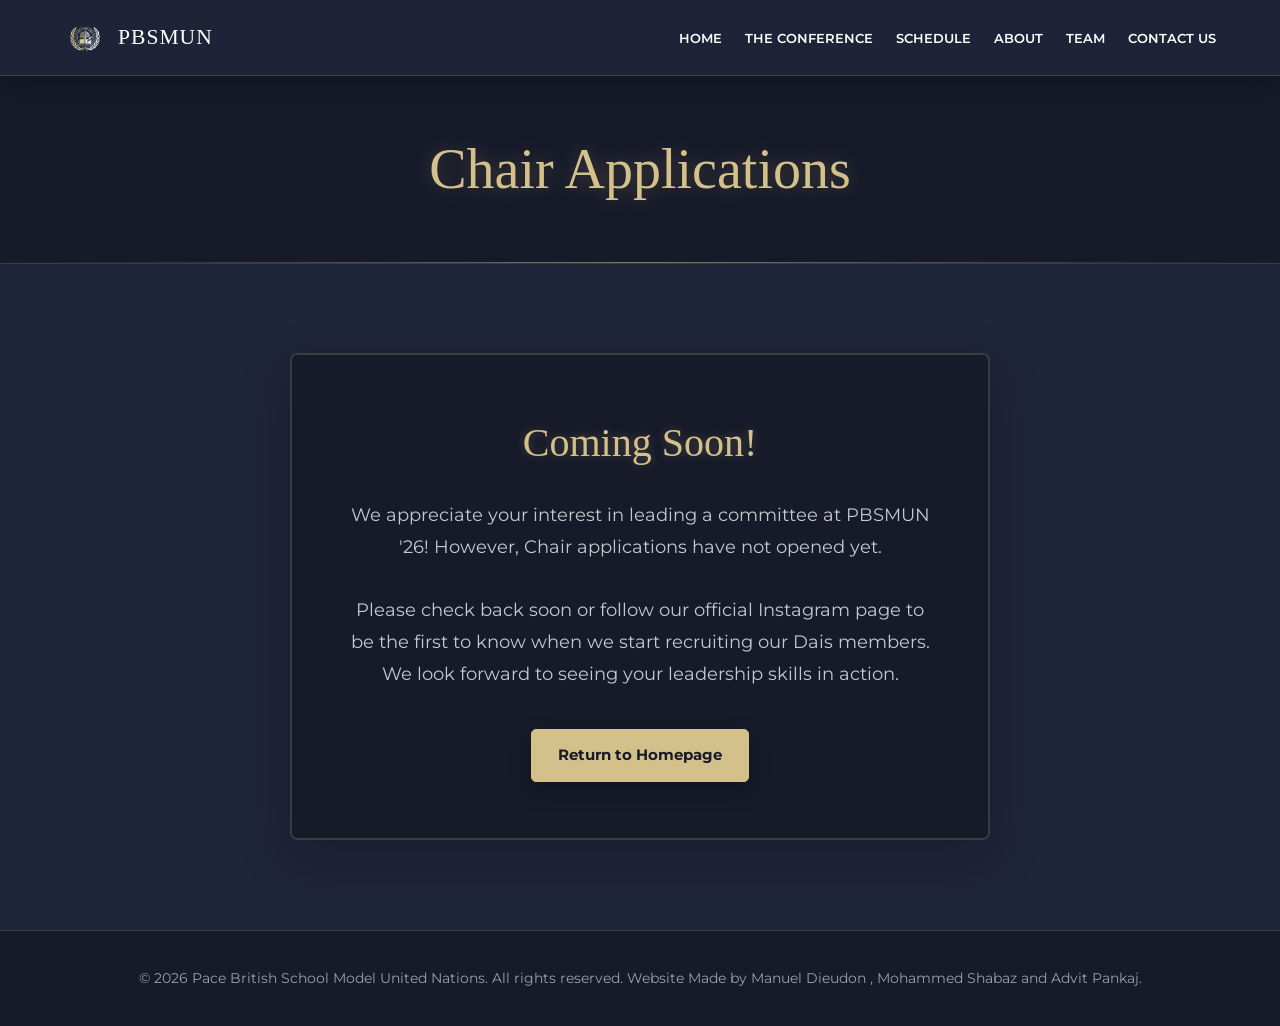
<file: chair-app.html>
<!DOCTYPE html>
<html lang="en">
<head>
    <meta charset="UTF-8">
    <meta name="viewport" content="width=device-width, initial-scale=1.0">
    <title>Chair Applications | PBSMUN</title>
    <link rel="icon" type="image/x-icon" href="/1_1770817820402_2cg59.png">
    <link rel="stylesheet" media="screen" href="https://fontlibrary.org//face/xb-niloofar" type="text/css"/>
    <link href="https://fonts.googleapis.com/css2?family=Montserrat:wght@300;400;500;600;700&display=swap" rel="stylesheet">
    
    <style>
        /* Color Palette & Variables */
        :root {
            --navy-blue: #161a29;
            --light-navy: #1f253a;
            --gold: #d4c08b;      
            --white: #ffffff;
            --gold-shadow: rgba(212, 192, 139, 0.3);
        }

        html {
            scroll-behavior: smooth;
        }

        * {
            margin: 0;
            padding: 0;
            box-sizing: border-box;
        }

        body {
            font-family: 'Montserrat', sans-serif;
            background-color: var(--navy-blue);
            color: var(--white);
            line-height: 1.6;
            overflow-x: hidden;
            display: flex;
            flex-direction: column;
            min-height: 100vh;
        }

        /* Custom Scrollbar */
        body::-webkit-scrollbar {
            width: 10px;
            background: var(--navy-blue);
        }
        body::-webkit-scrollbar-thumb {
            background-color: var(--gold);
            border-radius: 5px;
        }

        h1, h2, h3, h4 {
           font-family: 'XBNiloofarRegular';
           font-weight: normal;
           font-style: normal;
        }

        /* --- Navigation --- */
        nav {
            display: flex;
            justify-content: space-between;
            align-items: center;
            padding: 1rem 5%;
            background-color: var(--light-navy);
            border-bottom: 2px solid var(--gold);
            position: sticky;
            top: 0;
            z-index: 1000;
            box-shadow: 0 4px 20px rgba(0,0,0,0.4);
        }

        .nav-logo {
            display: flex;
            align-items: center;
            gap: 10px;
            font-size: 1.5rem;
            font-family: 'XBNiloofarRegular';
            color: var(--white);
            text-decoration: none;
            letter-spacing: 2px;
        }

        .nav-logo img {
            height: 40px;
            width: auto;
        }

        .nav-links {
            list-style: none;
            display: flex;
            gap: 2rem;
            align-items: center;
        }

        .nav-links a {
            color: var(--white);
            text-decoration: none;
            font-weight: 600;
            transition: color 0.3s ease;
        }

        .nav-links a:hover {
            color: var(--gold);
        }

        /* Dropdown Menu Styles */
        .dropdown {
            position: relative;
            display: flex;
            align-items: center;
        }

        .dropdown-content {
            visibility: hidden;
            opacity: 0;
            position: absolute;
            top: 100%;
            left: 50%;
            transform: translate(-50%, 15px); 
            background-color: var(--light-navy);
            min-width: 260px;
            box-shadow: 0 10px 25px rgba(0,0,0,0.6);
            border: 2px solid var(--gold); 
            border-radius: 10px; 
            z-index: 1001;
            overflow: hidden;
            margin-top: 15px; 
            transition: opacity 0.3s ease, transform 0.3s ease, visibility 0.3s; 
        }

        .dropdown-content a {
            color: var(--white);
            padding: 15px 25px;
            text-decoration: none;
            display: block;
            text-align: left;
            font-family: 'Montserrat', sans-serif;
            font-weight: 600;
            font-size: 0.95rem;
            letter-spacing: 0.5px;
            border-bottom: 1px solid rgba(212, 192, 139, 0.15);
            transition: background-color 0.3s ease, color 0.3s ease, padding-left 0.3s ease;
        }

        .dropdown-content a:last-child {
            border-bottom: none;
        }

        .dropdown-content a:hover {
            background-color: rgba(212, 192, 139, 0.15); 
            color: var(--gold);
            padding-left: 32px; 
        }

        @media (min-width: 769px) {
            .dropdown:hover .dropdown-content {
                visibility: visible;
                opacity: 1;
                transform: translate(-50%, 0); 
            }
        }

        .hamburger {
            display: none;
            cursor: pointer;
            font-size: 2rem;
            color: var(--gold);
            user-select: none;
        }

        /* --- Header / Hero --- */
        header {
            text-align: center;
            padding: 4rem 2rem;
            background: linear-gradient(
                rgba(22, 26, 41, 0.92), 
                rgba(22, 26, 41, 0.92)
            ), 
            url('https://static01.nyt.com/images/2019/09/27/world/un-explainer1/un-explainer1-articleLarge.jpg?quality=75&auto=webp&disable=upscale');
            background-size: cover;
            background-position: center;
            border-bottom: 1px solid rgba(212, 192, 139, 0.15);
        }

        .hero-title {
            font-size: 3.5rem;
            letter-spacing: 2px;
            text-shadow: 0 0 20px var(--gold-shadow);
            color: var(--gold);
            animation: heroFadeInUp 1s ease-out forwards;
        }

        /* --- Main Content Section --- */
        .main-content {
            flex: 1; 
            display: flex;
            justify-content: center;
            align-items: center;
            padding: 4rem 10%;
            background-color: var(--light-navy);
        }

        .coming-soon-card {
            background-color: var(--navy-blue);
            padding: 4rem 3rem;
            border: 2px solid var(--gold);
            border-radius: 12px;
            max-width: 700px;
            width: 100%;
            text-align: center;
            box-shadow: 0 0 30px rgba(0,0,0,0.6), 0 0 10px var(--gold-shadow);
            animation: heroFadeInUp 1.2s ease-out forwards;
        }

        .coming-soon-card h2 {
            color: var(--gold);
            font-size: 2.5rem;
            margin-bottom: 1.5rem;
            text-shadow: 0 0 10px var(--gold-shadow);
        }

        .coming-soon-card p {
            font-size: 1.1rem;
            color: #e0e0e0;
            margin-bottom: 2.5rem;
            line-height: 1.8;
        }

        /* --- Buttons --- */
        .btn {
            background: linear-gradient(135deg, var(--gold) 0%, #ad9963 100%);
            color: var(--navy-blue);
            padding: 1rem 2.5rem;
            font-size: 1.1rem;
            font-weight: 600;
            text-decoration: none;
            border-radius: 5px;
            transition: transform 0.3s ease, box-shadow 0.3s ease, background 0.3s ease;
            border: none;
            cursor: pointer;
            display: inline-block;
            box-shadow: 0 4px 15px var(--gold-shadow);
        }

        .btn:hover {
            background: var(--white);
            box-shadow: 0 8px 25px rgba(255,255,255, 0.3);
            transform: translateY(-3px);
        }

        /* --- Footer --- */
        footer {
            text-align: center;
            padding: 2rem;
            background-color: var(--navy-blue);
            border-top: 2px solid var(--gold);
            font-size: 0.9rem;
            color: rgba(255,255,255,0.7);
        }

        /* --- Animations --- */
        @keyframes heroFadeInUp {
            from { opacity: 0; transform: translateY(20px); }
            to { opacity: 1; transform: translateY(0); }
        }

        /* --- Mobile Responsiveness --- */
        @media (max-width: 768px) {
            .hero-title { font-size: 2.2rem; }
            .coming-soon-card { padding: 3rem 1.5rem; }
            .coming-soon-card h2 { font-size: 2rem; }
            
            .hamburger { display: block; }
            .nav-links {
                display: none;
                flex-direction: column;
                position: absolute;
                top: 72px; 
                left: 0;
                width: 100%;
                background-color: var(--light-navy); 
                padding: 1rem 0;
                box-shadow: 0 10px 25px rgba(0,0,0,0.5);
                border-bottom: 2px solid var(--gold);
            }
            .nav-links.active {
                display: flex;
            }
            .nav-links li {
                margin: 1rem 0;
                text-align: center;
                width: 100%;
            }

            .dropdown { flex-direction: column; }

            .dropdown-content {
                visibility: visible;
                opacity: 1;
                position: relative;
                top: 0;
                left: 0;
                transform: none;
                box-shadow: none;
                border: none;
                background-color: transparent;
                width: 100%; 
                box-sizing: border-box; 
                margin-top: 0.5rem;
                display: none; 
            }
            .dropdown-content.show {
                display: block; 
            }
            .dropdown-content a {
                padding: 10px 20px;
                font-size: 0.9rem;
                text-align: center; 
            }
            .dropdown-content a:hover {
                padding-left: 20px; 
            }
        }
    </style>
    <link rel="stylesheet" href="site-polish.css">
</head>
<body>

    <nav>
        <a href="index.html" class="nav-logo">
            <img src="1_1770817820402_2cg59.png" alt="PBSMUN Logo">
            PBSMUN
        </a>

        <div class="hamburger" onclick="toggleMenu()" aria-label="Toggle Navigation Menu">☰</div>

        <ul class="nav-links" id="nav-menu">
            <li><a href="index.html" onclick="toggleMenu()">Home</a></li>
            

            <li><a href="/guides.html" onclick="toggleMenu()">The Conference</a></li>
            <li><a href="schedule.html" onclick="toggleMenu()">Schedule</a></li>
            <li><a href="index.html#about" onclick="toggleMenu()">About</a></li>
            <li><a href="index.html#team" onclick="toggleMenu()">Team</a></li>
            <li><a href="index.html#contact" onclick="toggleMenu()">Contact Us</a></li>
        </ul>
    </nav>

    <header>
        <h1 class="hero-title">Chair Applications</h1>
    </header>

    <section class="main-content">
        <div class="coming-soon-card">
            <h2>Coming Soon!</h2>
            <p>
                We appreciate your interest in leading a committee at PBSMUN '26! However, Chair applications have not opened yet. 
                <br><br>
                Please check back soon or follow our official Instagram page to be the first to know when we start recruiting our Dais members. We look forward to seeing your leadership skills in action.
            </p>
            <a href="index.html" class="btn">Return to Homepage</a>
        </div>
    </section>

    <footer>
        <p>© 2026 Pace British School Model United Nations. All rights reserved. Website Made by Manuel Dieudon , Mohammed Shabaz and Advit Pankaj. </p>
    </footer>

    <script>
        function toggleMenu() {
            const menu = document.getElementById('nav-menu');
            if (window.innerWidth <= 768) {
                menu.classList.toggle('active');
            }
        }

    </script>

</body>
</html>
</file>
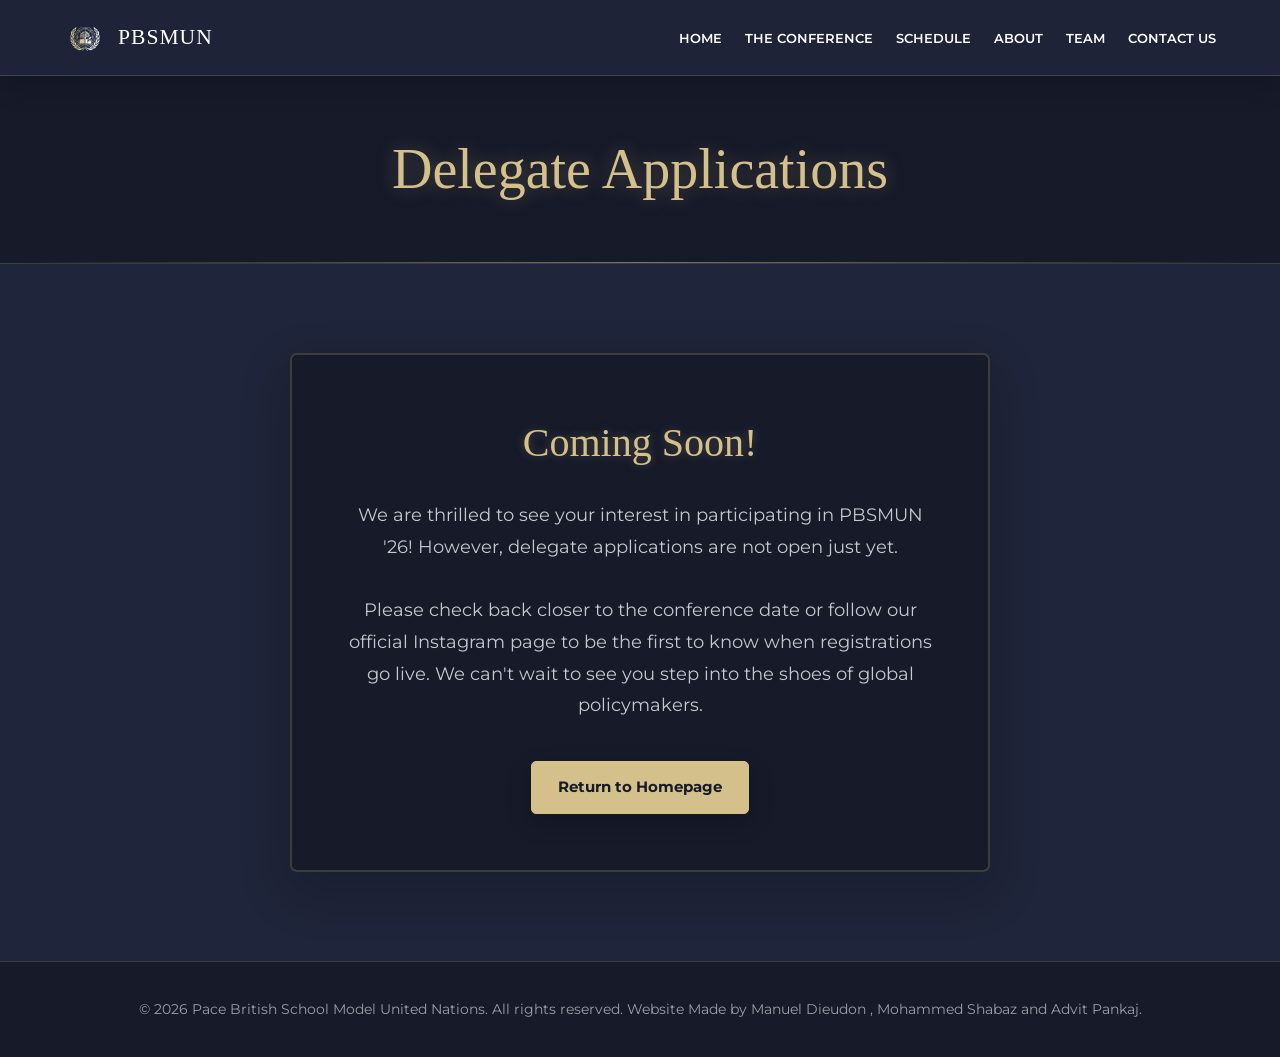
<file: delegate-app.html>
<!DOCTYPE html>
<html lang="en">
<head>
    <meta charset="UTF-8">
    <meta name="viewport" content="width=device-width, initial-scale=1.0">
    <title>Delegate Applications | PBSMUN</title>
    <link rel="icon" type="image/x-icon" href="/1_1770817820402_2cg59.png">
    <link rel="stylesheet" media="screen" href="https://fontlibrary.org//face/xb-niloofar" type="text/css"/>
    <link href="https://fonts.googleapis.com/css2?family=Montserrat:wght@300;400;500;600;700&display=swap" rel="stylesheet">
    
    <style>
        /* Color Palette & Variables (Matching your main page) */
        :root {
            --navy-blue: #161a29;
            --light-navy: #1f253a;
            --gold: #d4c08b;      
            --white: #ffffff;
            --gold-shadow: rgba(212, 192, 139, 0.3);
        }

        html {
            scroll-behavior: smooth;
        }

        * {
            margin: 0;
            padding: 0;
            box-sizing: border-box;
        }

        body {
            font-family: 'Montserrat', sans-serif;
            background-color: var(--navy-blue);
            color: var(--white);
            line-height: 1.6;
            overflow-x: hidden;
            display: flex;
            flex-direction: column;
            min-height: 100vh;
        }

        /* Custom Scrollbar */
        body::-webkit-scrollbar {
            width: 10px;
            background: var(--navy-blue);
        }
        body::-webkit-scrollbar-thumb {
            background-color: var(--gold);
            border-radius: 5px;
        }

        h1, h2, h3, h4 {
           font-family: 'XBNiloofarRegular';
           font-weight: normal;
           font-style: normal;
        }

        /* --- Navigation --- */
        nav {
            display: flex;
            justify-content: space-between;
            align-items: center;
            padding: 1rem 5%;
            background-color: var(--light-navy);
            border-bottom: 2px solid var(--gold);
            position: sticky;
            top: 0;
            z-index: 1000;
            box-shadow: 0 4px 20px rgba(0,0,0,0.4);
        }

        .nav-logo {
            display: flex;
            align-items: center;
            gap: 10px;
            font-size: 1.5rem;
            font-family: 'XBNiloofarRegular';
            color: var(--white);
            text-decoration: none;
            letter-spacing: 2px;
        }

        .nav-logo img {
            height: 40px;
            width: auto;
        }

        .nav-links {
            list-style: none;
            display: flex;
            gap: 2rem;
            align-items: center;
        }

        .nav-links a {
            color: var(--white);
            text-decoration: none;
            font-weight: 600;
            transition: color 0.3s ease;
        }

        .nav-links a:hover {
            color: var(--gold);
        }

        /* Dropdown Menu Styles */
        .dropdown {
            position: relative;
            display: flex;
            align-items: center;
        }

        .dropdown-content {
            visibility: hidden;
            opacity: 0;
            position: absolute;
            top: 100%;
            left: 50%;
            transform: translate(-50%, 15px); 
            background-color: var(--light-navy);
            min-width: 260px;
            box-shadow: 0 10px 25px rgba(0,0,0,0.6);
            border: 2px solid var(--gold); 
            border-radius: 10px; 
            z-index: 1001;
            overflow: hidden;
            margin-top: 15px; 
            transition: opacity 0.3s ease, transform 0.3s ease, visibility 0.3s; 
        }

        .dropdown-content a {
            color: var(--white);
            padding: 15px 25px;
            text-decoration: none;
            display: block;
            text-align: left;
            font-family: 'Montserrat', sans-serif;
            font-weight: 600;
            font-size: 0.95rem;
            letter-spacing: 0.5px;
            border-bottom: 1px solid rgba(212, 192, 139, 0.15);
            transition: background-color 0.3s ease, color 0.3s ease, padding-left 0.3s ease;
        }

        .dropdown-content a:last-child {
            border-bottom: none;
        }

        .dropdown-content a:hover {
            background-color: rgba(212, 192, 139, 0.15); 
            color: var(--gold);
            padding-left: 32px; 
        }

        @media (min-width: 769px) {
            .dropdown:hover .dropdown-content {
                visibility: visible;
                opacity: 1;
                transform: translate(-50%, 0); 
            }
        }

        .hamburger {
            display: none;
            cursor: pointer;
            font-size: 2rem;
            color: var(--gold);
            user-select: none;
        }

        /* --- Header / Hero --- */
        header {
            text-align: center;
            padding: 4rem 2rem;
            background: linear-gradient(
                rgba(22, 26, 41, 0.92), 
                rgba(22, 26, 41, 0.92)
            ), 
            url('https://static01.nyt.com/images/2019/09/27/world/un-explainer1/un-explainer1-articleLarge.jpg?quality=75&auto=webp&disable=upscale');
            background-size: cover;
            background-position: center;
            border-bottom: 1px solid rgba(212, 192, 139, 0.15);
        }

        .hero-title {
            font-size: 3.5rem;
            letter-spacing: 2px;
            text-shadow: 0 0 20px var(--gold-shadow);
            color: var(--gold);
            animation: heroFadeInUp 1s ease-out forwards;
        }

        /* --- Main Content Section --- */
        .main-content {
            flex: 1; /* Pushes footer to the bottom */
            display: flex;
            justify-content: center;
            align-items: center;
            padding: 4rem 10%;
            background-color: var(--light-navy);
        }

        .coming-soon-card {
            background-color: var(--navy-blue);
            padding: 4rem 3rem;
            border: 2px solid var(--gold);
            border-radius: 12px;
            max-width: 700px;
            width: 100%;
            text-align: center;
            box-shadow: 0 0 30px rgba(0,0,0,0.6), 0 0 10px var(--gold-shadow);
            animation: heroFadeInUp 1.2s ease-out forwards;
        }

        .coming-soon-card h2 {
            color: var(--gold);
            font-size: 2.5rem;
            margin-bottom: 1.5rem;
            text-shadow: 0 0 10px var(--gold-shadow);
        }

        .coming-soon-card p {
            font-size: 1.1rem;
            color: #e0e0e0;
            margin-bottom: 2.5rem;
            line-height: 1.8;
        }

        /* --- Buttons --- */
        .btn {
            background: linear-gradient(135deg, var(--gold) 0%, #ad9963 100%);
            color: var(--navy-blue);
            padding: 1rem 2.5rem;
            font-size: 1.1rem;
            font-weight: 600;
            text-decoration: none;
            border-radius: 5px;
            transition: transform 0.3s ease, box-shadow 0.3s ease, background 0.3s ease;
            border: none;
            cursor: pointer;
            display: inline-block;
            box-shadow: 0 4px 15px var(--gold-shadow);
        }

        .btn:hover {
            background: var(--white);
            box-shadow: 0 8px 25px rgba(255,255,255, 0.3);
            transform: translateY(-3px);
        }

        /* --- Footer --- */
        footer {
            text-align: center;
            padding: 2rem;
            background-color: var(--navy-blue);
            border-top: 2px solid var(--gold);
            font-size: 0.9rem;
            color: rgba(255,255,255,0.7);
        }

        /* --- Animations --- */
        @keyframes heroFadeInUp {
            from { opacity: 0; transform: translateY(20px); }
            to { opacity: 1; transform: translateY(0); }
        }

        /* --- Mobile Responsiveness --- */
        @media (max-width: 768px) {
            .hero-title { font-size: 2.2rem; }
            .coming-soon-card { padding: 3rem 1.5rem; }
            .coming-soon-card h2 { font-size: 2rem; }
            
            .hamburger { display: block; }
            .nav-links {
                display: none;
                flex-direction: column;
                position: absolute;
                top: 72px; 
                left: 0;
                width: 100%;
                background-color: var(--light-navy); 
                padding: 1rem 0;
                box-shadow: 0 10px 25px rgba(0,0,0,0.5);
                border-bottom: 2px solid var(--gold);
            }
            .nav-links.active {
                display: flex;
            }
            .nav-links li {
                margin: 1rem 0;
                text-align: center;
                width: 100%;
            }

            .dropdown { flex-direction: column; }

            .dropdown-content {
                visibility: visible;
                opacity: 1;
                position: relative;
                top: 0;
                left: 0;
                transform: none;
                box-shadow: none;
                border: none;
                background-color: transparent;
                width: 100%; 
                box-sizing: border-box; 
                margin-top: 0.5rem;
                display: none; 
            }
            .dropdown-content.show {
                display: block; 
            }
            .dropdown-content a {
                padding: 10px 20px;
                font-size: 0.9rem;
                text-align: center; 
            }
            .dropdown-content a:hover {
                padding-left: 20px; 
            }
        }
    </style>
    <link rel="stylesheet" href="site-polish.css">
</head>
<body>

    <nav>
        <a href="index.html" class="nav-logo">
            <img src="1_1770817820402_2cg59.png" alt="PBSMUN Logo">
            PBSMUN
        </a>

        <div class="hamburger" onclick="toggleMenu()" aria-label="Toggle Navigation Menu">☰</div>

        <ul class="nav-links" id="nav-menu">
            <li><a href="index.html" onclick="toggleMenu()">Home</a></li>
            

            <li><a href="/guides.html" onclick="toggleMenu()">The Conference</a></li>
            <li><a href="schedule.html" onclick="toggleMenu()">Schedule</a></li>
            <li><a href="index.html#about" onclick="toggleMenu()">About</a></li>
            <li><a href="index.html#team" onclick="toggleMenu()">Team</a></li>
            <li><a href="index.html#contact" onclick="toggleMenu()">Contact Us</a></li>
        </ul>
    </nav>

    <header>
        <h1 class="hero-title">Delegate Applications</h1>
    </header>

    <section class="main-content">
        <div class="coming-soon-card">
            <h2>Coming Soon!</h2>
            <p>
                We are thrilled to see your interest in participating in PBSMUN '26! However, delegate applications are not open just yet. 
                <br><br>
                Please check back closer to the conference date or follow our official Instagram page to be the first to know when registrations go live. We can't wait to see you step into the shoes of global policymakers.
            </p>
            <a href="index.html" class="btn">Return to Homepage</a>
        </div>
    </section>

    <footer>
        <p>© 2026 Pace British School Model United Nations. All rights reserved. Website Made by Manuel Dieudon , Mohammed Shabaz and Advit Pankaj. </p>
    </footer>

    <script>
        function toggleMenu() {
            const menu = document.getElementById('nav-menu');
            if (window.innerWidth <= 768) {
                menu.classList.toggle('active');
            }
        }

    </script>

</body>
</html>
</file>
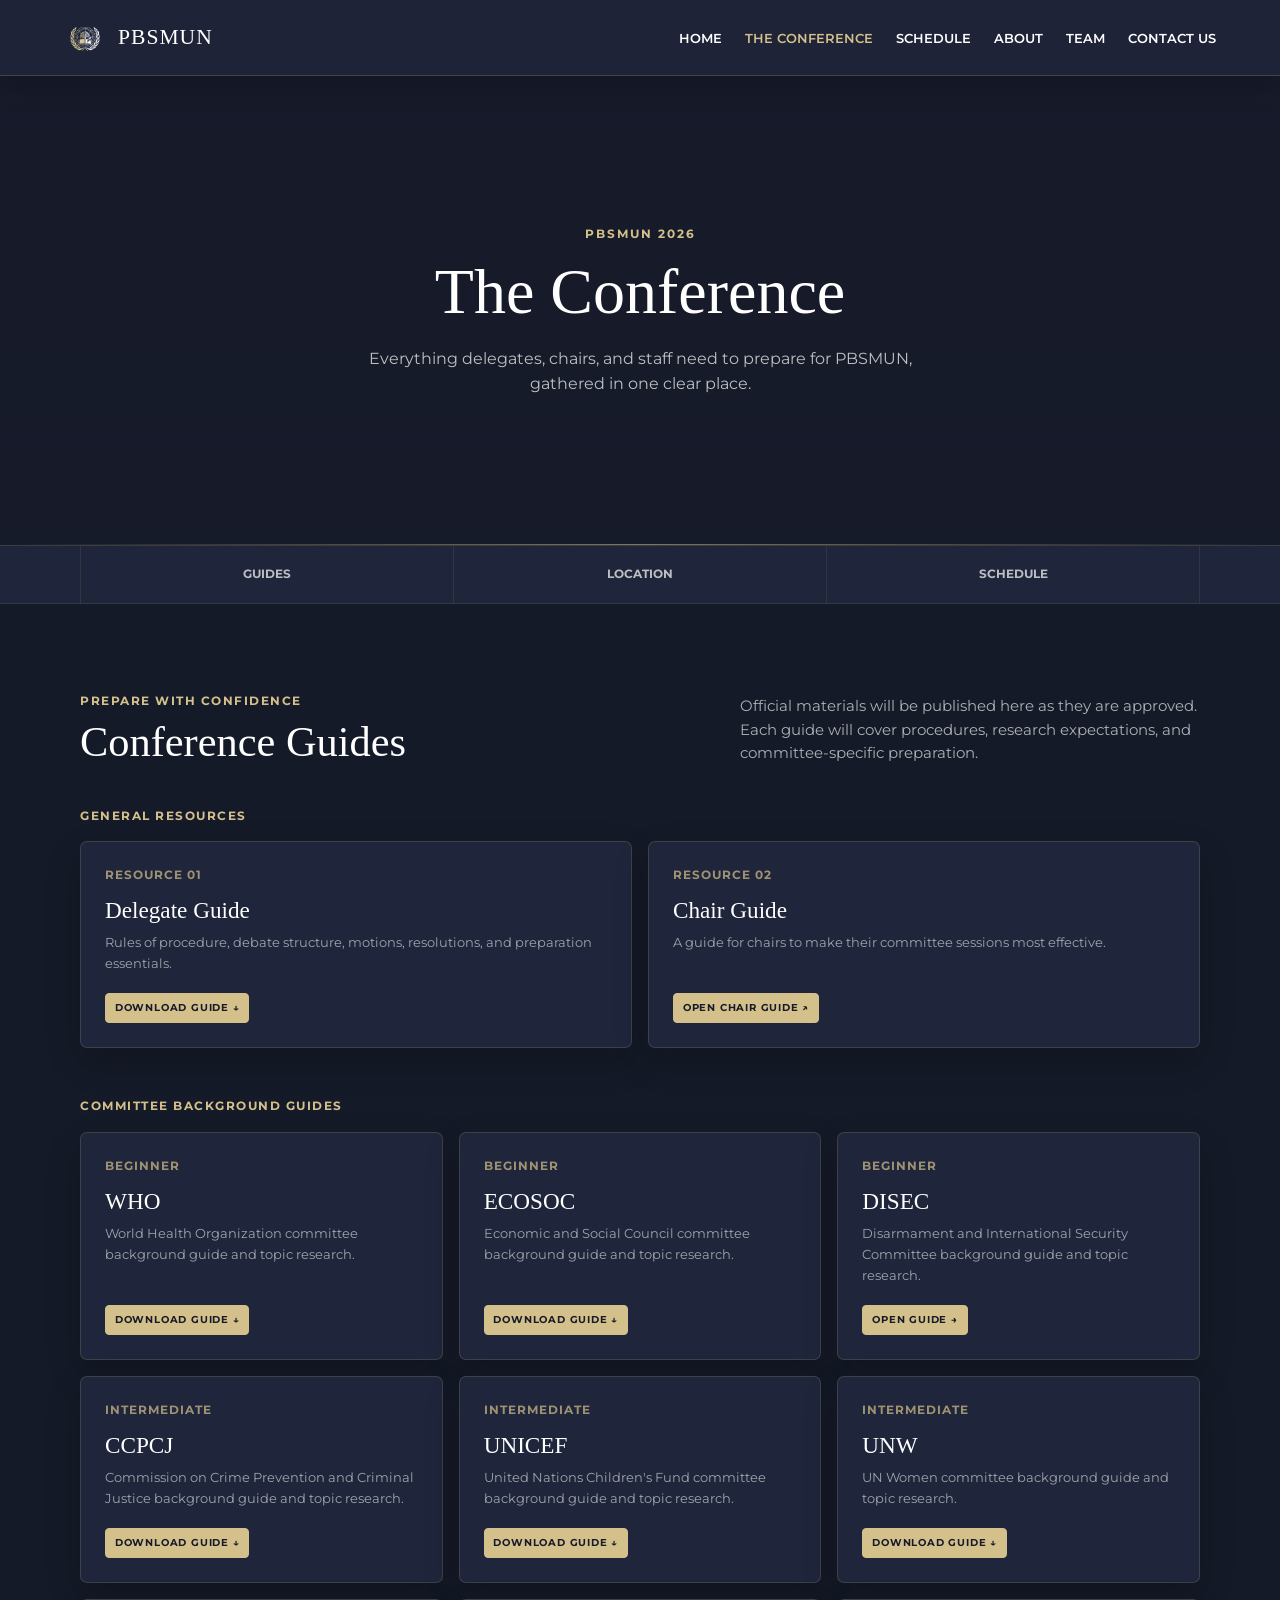
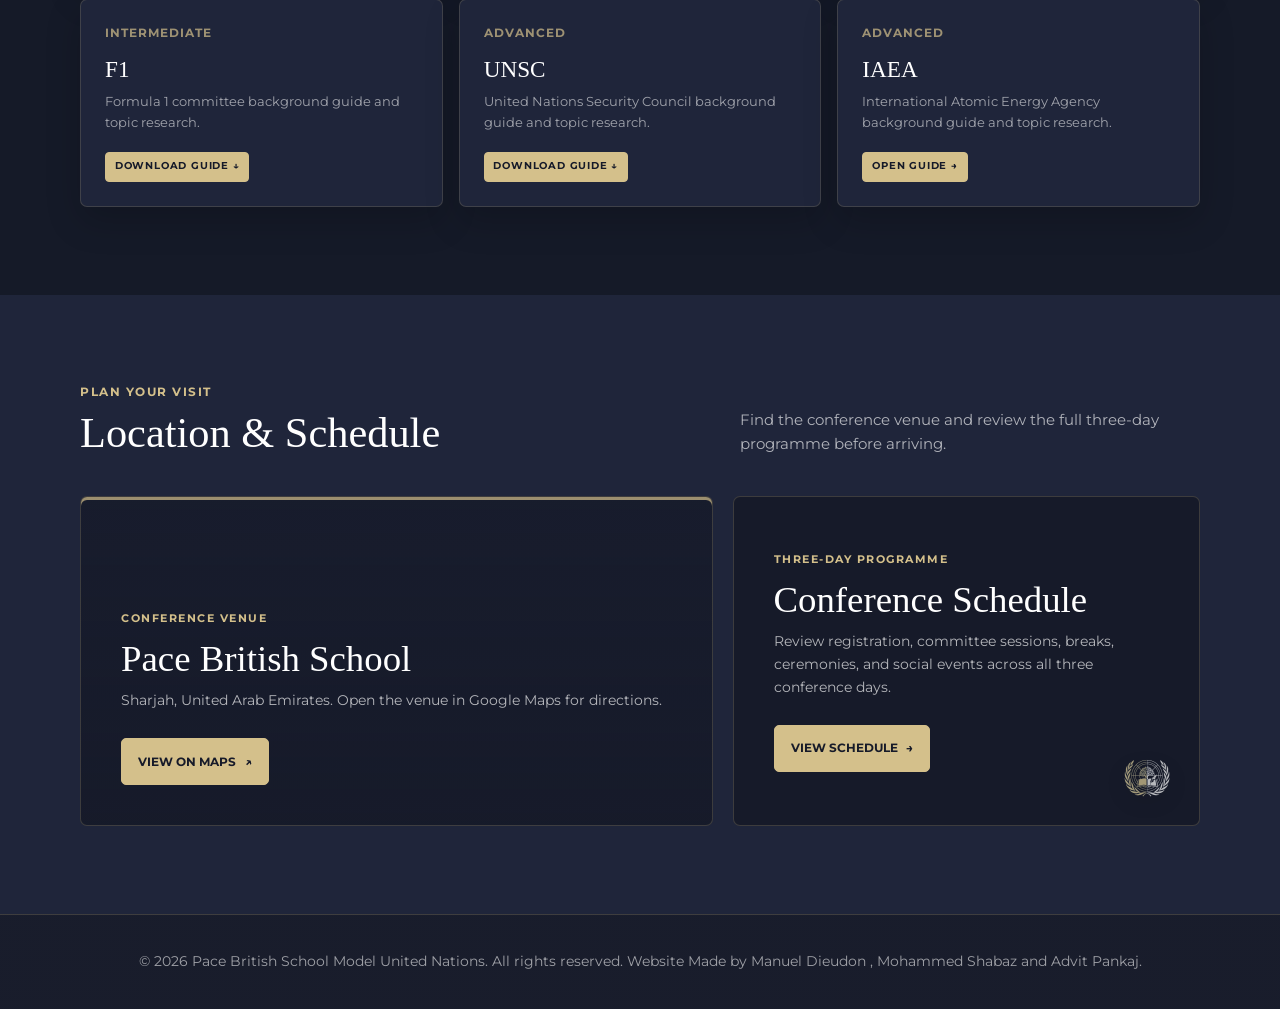
<file: guides.html>
<!DOCTYPE html>
<html lang="en">

<head>
    <meta charset="UTF-8">
    <meta name="viewport" content="width=device-width, initial-scale=1.0">
    <meta name="description" content="PBSMUN 2026 conference guides, venue, and schedule.">
    <title>The Conference | PBSMUN</title>
    <link rel="icon" type="image/png" href="1_1770817820402_2cg59.png">
    <link rel="stylesheet" href="https://fontlibrary.org/face/xb-niloofar">
    <link href="https://fonts.googleapis.com/css2?family=Montserrat:wght@300;400;500;600;700&display=swap" rel="stylesheet">
    <style>
         :root {
            --navy-blue: #161a29;
            --light-navy: #1f253a;
            --gold: #d4c08b;
            --white: #fff;
            --gold-shadow: rgba(212, 192, 139, .3);
        }
        
        * {
            margin: 0;
            padding: 0;
            box-sizing: border-box;
        }
        
        html {
            scroll-behavior: smooth;
            scroll-padding-top: 88px;
        }
        
        body {
            overflow-x: hidden;
            background: var(--navy-blue);
            color: var(--white);
            font-family: 'Montserrat', sans-serif;
            line-height: 1.6;
        }
        
        body::-webkit-scrollbar {
            width: 10px;
            background: var(--navy-blue);
        }
        
        body::-webkit-scrollbar-thumb {
            background: var(--gold);
            border-radius: 5px;
        }
        
        h1,
        h2,
        h3 {
            font-family: 'XBNiloofarRegular', Georgia, serif;
            font-weight: normal;
        }
        
        nav {
            position: sticky;
            top: 0;
            z-index: 1000;
            display: flex;
            align-items: center;
            justify-content: space-between;
            min-height: 76px;
            padding: .85rem 5%;
            background: rgba(31, 37, 58, .96);
            border-bottom: 1px solid rgba(212, 192, 139, .2);
            backdrop-filter: blur(14px);
        }
        
        .nav-logo {
            display: flex;
            align-items: center;
            gap: .75rem;
            color: var(--white);
            font-family: 'XBNiloofarRegular', Georgia, serif;
            font-size: 1.35rem;
            letter-spacing: 1px;
            text-decoration: none;
        }
        
        .nav-logo img {
            width: auto;
            height: 42px;
        }
        
        .nav-links {
            display: flex;
            align-items: center;
            gap: clamp(.85rem, 1.8vw, 1.8rem);
            list-style: none;
        }
        
        .nav-links a {
            color: var(--white);
            font-size: .82rem;
            font-weight: 600;
            text-decoration: none;
            text-transform: uppercase;
            transition: color 180ms ease;
        }
        
        .nav-links a:hover,
        .nav-links a.active {
            color: var(--gold);
        }
        
        .dropdown {
            position: relative;
            display: flex;
            align-items: center;
        }
        
        .dropdown-content {
            position: absolute;
            top: 100%;
            left: 50%;
            z-index: 1001;
            min-width: 260px;
            margin-top: 15px;
            padding: .4rem;
            visibility: hidden;
            opacity: 0;
            transform: translate(-50%, 12px);
            background: rgba(31, 37, 58, .99);
            border: 1px solid rgba(212, 192, 139, .2);
            border-radius: 6px;
            box-shadow: 0 18px 50px rgba(0, 0, 0, .3);
            transition: opacity 180ms ease, transform 180ms ease, visibility 180ms;
        }
        
        .dropdown-content a {
            display: block;
            padding: .8rem 1rem;
            border-bottom: 1px solid rgba(212, 192, 139, .1);
            font-size: .78rem;
        }
        
        .dropdown-content a:last-child {
            border-bottom: 0;
        }
        
        .dropdown-content a:hover {
            background: rgba(212, 192, 139, .08);
        }
        
        .hamburger {
            display: none;
            width: 44px;
            height: 44px;
            place-items: center;
            color: var(--gold);
            border: 1px solid rgba(212, 192, 139, .2);
            border-radius: 6px;
            cursor: pointer;
            font-size: 1.45rem;
        }
        
        @media (min-width:769px) {
            .dropdown:hover .dropdown-content,
            .dropdown:focus-within .dropdown-content {
                visibility: visible;
                opacity: 1;
                transform: translate(-50%, 0);
            }
        }
        
        .hero {
            display: grid;
            min-height: 470px;
            padding: 5rem 1.5rem;
            place-items: center;
            text-align: center;
            background: linear-gradient(rgba(22, 26, 41, .84), rgba(22, 26, 41, .94)), url('https://static01.nyt.com/images/2019/09/27/world/un-explainer1/un-explainer1-articleLarge.jpg?quality=75&auto=webp&disable=upscale') center 38%/cover;
            border-bottom: 1px solid rgba(212, 192, 139, .2);
        }
        
        .hero-inner {
            width: min(760px, 100%);
        }
        
        .eyebrow {
            margin-bottom: .9rem;
            color: var(--gold);
            font-size: .78rem;
            font-weight: 700;
            letter-spacing: 2px;
            text-transform: uppercase;
        }
        
        .hero-title {
            font-size: 4rem;
            line-height: 1.05;
        }
        
        .hero-copy {
            max-width: 620px;
            margin: 1.25rem auto 0;
            color: rgba(255, 255, 255, .72);
            font-size: 1rem;
        }
        
        .quick-nav {
            border-bottom: 1px solid rgba(212, 192, 139, .12);
            background: var(--light-navy);
        }
        
        .quick-nav-inner {
            display: flex;
            width: min(1120px, calc(100% - 2.5rem));
            margin: 0 auto;
            overflow-x: auto;
        }
        
        .quick-nav a {
            flex: 1;
            min-width: 150px;
            padding: 1.15rem;
            color: rgba(255, 255, 255, .7);
            border-right: 1px solid rgba(212, 192, 139, .1);
            font-size: .78rem;
            font-weight: 700;
            text-align: center;
            text-decoration: none;
            text-transform: uppercase;
            transition: color 180ms ease, background 180ms ease;
        }
        
        .quick-nav a:first-child {
            border-left: 1px solid rgba(212, 192, 139, .1);
        }
        
        .quick-nav a:hover {
            color: var(--gold);
            background: rgba(212, 192, 139, .05);
        }
        
        .page-section {
            padding: 5.5rem max(1.25rem, calc((100% - 1120px)/2));
        }
        
        .page-section.alt {
            background: var(--light-navy);
        }
        
        #guides {
            position: relative;
            isolation: isolate;
            background: var(--navy-blue);
        }
        
        #guides::before {
            content: "";
            position: absolute;
            z-index: -1;
            inset: 0;
            background: url('https://framerusercontent.com/images/ofqW9upMhy9yG8Z1L44vkDhMsqw.webp') center / cover no-repeat;
            filter: grayscale(1);
            opacity: .12;
        }
        
        #guides::after {
            content: "";
            position: absolute;
            z-index: -1;
            inset: 0;
            background: rgba(22, 26, 41, .36);
        }
        
        .section-heading {
            display: grid;
            grid-template-columns: minmax(0, 1fr) minmax(260px, 460px);
            gap: 2rem;
            align-items: end;
            margin-bottom: 2.5rem;
        }
        
        .section-kicker {
            display: block;
            margin-bottom: .55rem;
            color: var(--gold);
            font-size: .72rem;
            font-weight: 700;
            letter-spacing: 1.5px;
            text-transform: uppercase;
        }
        
        .section-heading h2 {
            font-size: 2.65rem;
            line-height: 1.1;
        }
        
        .section-heading p {
            color: rgba(255, 255, 255, .65);
            font-size: .92rem;
        }
        
        .guide-group+.guide-group {
            margin-top: 3rem;
        }
        
        .group-title {
            margin-bottom: 1rem;
            color: var(--gold);
            font-family: 'Montserrat', sans-serif;
            font-size: .76rem;
            font-weight: 700;
            letter-spacing: 1.5px;
            text-transform: uppercase;
        }
        
        .guide-grid {
            display: grid;
            grid-template-columns: repeat(3, minmax(0, 1fr));
            gap: 1rem;
        }

        .general-resources-grid {
            grid-template-columns: repeat(2, minmax(0, 1fr));
        }
        
        .guide-card {
            display: flex;
            flex-direction: column;
            min-height: 205px;
            padding: 1.5rem;
            color: var(--white);
            background: var(--light-navy);
            border: 1px solid rgba(212, 192, 139, .18);
            border-radius: 7px;
            box-shadow: 0 14px 35px rgba(0, 0, 0, .18);
            text-decoration: none;
            transition: transform 180ms ease, border-color 180ms ease;
        }
        
        .alt .guide-card {
            background: var(--navy-blue);
        }
        
        .guide-card:hover {
            transform: translateY(-3px);
            border-color: rgba(212, 192, 139, .48);
        }
        
        .guide-number {
            color: rgba(212, 192, 139, .7);
            font-size: .72rem;
            font-weight: 700;
            letter-spacing: 1px;
        }
        
        .guide-card h3 {
            margin: .8rem 0 .45rem;
            font-size: 1.45rem;
            line-height: 1.2;
        }
        
        .guide-card p {
            flex: 1;
            color: rgba(255, 255, 255, .58);
            font-size: .82rem;
        }
        
        .status {
            align-self: flex-start;
            margin-top: 1.2rem;
            padding: .35rem .55rem;
            color: rgba(255, 255, 255, .55);
            border: 1px solid rgba(255, 255, 255, .14);
            border-radius: 4px;
            font-size: .65rem;
            font-weight: 700;
            letter-spacing: .8px;
            text-transform: uppercase;
        }

        .status.available {
            color: var(--navy-blue);
            background: var(--gold);
            border-color: var(--gold);
        }
        
        .feature-grid {
            display: grid;
            grid-template-columns: 1.15fr .85fr;
            gap: 1.25rem;
        }
        
        .feature-panel {
            min-height: 330px;
            padding: 2.5rem;
            background: var(--navy-blue);
            border: 1px solid rgba(212, 192, 139, .2);
            border-radius: 7px;
        }
        
        .location-panel {
            display: flex;
            flex-direction: column;
            justify-content: flex-end;
            background: linear-gradient(rgba(22, 26, 41, .78), rgba(22, 26, 41, .94)), url('https://spea.shj.ae/media/uc1pyzr3/s384.webp') center / cover no-repeat;
            box-shadow: inset 0 3px 0 rgba(212, 192, 139, .7);
        }
        
        .panel-label {
            color: var(--gold);
            font-size: .7rem;
            font-weight: 700;
            letter-spacing: 1.5px;
            text-transform: uppercase;
        }
        
        .feature-panel h2 {
            margin: .7rem 0 .6rem;
            font-size: 2.3rem;
            line-height: 1.1;
        }
        
        .feature-panel p {
            max-width: 560px;
            color: rgba(255, 255, 255, .68);
            font-size: .9rem;
        }
        
        .text-link {
            display: inline-flex;
            align-items: center;
            gap: .55rem;
            align-self: flex-start;
            margin-top: 1.6rem;
            padding: .8rem 1rem;
            color: var(--navy-blue);
            background: var(--gold);
            border: 1px solid var(--gold);
            border-radius: 5px;
            font-size: .78rem;
            font-weight: 700;
            text-decoration: none;
            text-transform: uppercase;
            transition: background 180ms ease, transform 180ms ease;
        }
        
        .text-link:hover {
            background: var(--white);
            border-color: var(--white);
            transform: translateY(-2px);
        }
        
        .schedule-panel {
            position: relative;
            display: flex;
            flex-direction: column;
            justify-content: center;
            overflow: hidden;
        }
        
        .schedule-panel>* {
            position: relative;
            z-index: 1;
        }
        
        .schedule-panel .panel-brand {
            position: absolute;
            right: 1.25rem;
            bottom: 1rem;
            z-index: 0;
            width: 64px;
            height: auto;
            opacity: .72;
            filter: drop-shadow(0 6px 12px rgba(0, 0, 0, .2));
            pointer-events: none;
        }
        
        .scroll-reveal {
            opacity: 0;
            transform: translateY(24px);
            transition: opacity 600ms ease, transform 600ms ease;
        }
        
        .scroll-reveal.show {
            opacity: 1;
            transform: none;
        }
        
        footer {
            padding: 2.5rem 1.5rem;
            color: rgba(255, 255, 255, .58);
            border-top: 1px solid rgba(212, 192, 139, .2);
            text-align: center;
            font-size: .85rem;
        }
        
        @media (max-width:900px) {
            .section-heading {
                grid-template-columns: 1fr;
                gap: .75rem;
            }
            .guide-grid {
                grid-template-columns: repeat(2, minmax(0, 1fr));
            }
            .feature-grid {
                grid-template-columns: 1fr;
            }
        }
        
        @media (max-width:768px) {
            nav {
                min-height: 70px;
                padding: .75rem 1.1rem;
            }
            .nav-logo img {
                height: 38px;
            }
            .hamburger {
                display: grid;
            }
            .nav-links {
                position: absolute;
                top: 70px;
                left: 0;
                display: none;
                flex-direction: column;
                width: 100%;
                max-height: calc(100vh - 70px);
                padding: .65rem 1rem 1.25rem;
                overflow-y: auto;
                gap: 0;
                background: rgba(31, 37, 58, .99);
            }
            .nav-links.active {
                display: flex;
            }
            .nav-links li {
                width: 100%;
                text-align: center;
            }
            .nav-links a {
                display: block;
                padding: .85rem;
            }
            .dropdown {
                flex-direction: column;
            }
            .dropdown-content {
                position: relative;
                top: 0;
                left: 0;
                display: none;
                width: 100%;
                min-width: 0;
                margin: 0;
                visibility: visible;
                opacity: 1;
                transform: none;
                border: 0;
                box-shadow: none;
            }
            .dropdown-content.show {
                display: block;
            }
            .hero {
                min-height: 390px;
                padding: 4rem 1.25rem;
            }
            .hero-title {
                font-size: 2.65rem;
            }
            .page-section {
                padding-top: 4rem;
                padding-bottom: 4rem;
            }
            .section-heading h2 {
                font-size: 2.15rem;
            }
            .guide-grid {
                grid-template-columns: 1fr;
            }
            .guide-card {
                min-height: 180px;
            }
            .feature-panel {
                min-height: 300px;
                padding: 2rem 1.5rem;
            }
        }
        
        @media (max-width:420px) {
            .hero-title {
                font-size: 2.25rem;
            }
        }
        
        @media (prefers-reduced-motion:reduce) {
            html {
                scroll-behavior: auto;
            }
            *,
            *::before,
            *::after {
                animation-duration: .01ms!important;
                transition-duration: .01ms!important;
            }
            .scroll-reveal {
                opacity: 1;
                transform: none;
            }
        }
    </style>
    <link rel="stylesheet" href="site-polish.css">
</head>

<body>
    <nav aria-label="Primary navigation">
        <a href="index.html" class="nav-logo"><img src="1_1770817820402_2cg59.png" alt="PBSMUN logo">PBSMUN</a>
        <div class="hamburger" onclick="toggleMenu()" role="button" tabindex="0" aria-label="Toggle navigation menu" aria-controls="nav-menu">&#9776;</div>
        <ul class="nav-links" id="nav-menu">
            <li><a href="index.html" onclick="closeMenu()">Home</a></li>
            <li><a href="guides.html" class="active" aria-current="page" onclick="closeMenu()">The Conference</a></li>
            <li><a href="schedule.html" onclick="closeMenu()">Schedule</a></li>
            <li><a href="index.html#about" onclick="closeMenu()">About</a></li>
            <li><a href="index.html#team" onclick="closeMenu()">Team</a></li>
            <li><a href="index.html#contact" onclick="closeMenu()">Contact Us</a></li>
        </ul>
    </nav>

    <header class="hero">
        <div class="hero-inner scroll-reveal">
            <p class="eyebrow">PBSMUN 2026</p>
            <h1 class="hero-title">The Conference</h1>
            <p class="hero-copy">Everything delegates, chairs, and staff need to prepare for PBSMUN, gathered in one clear place.</p>
        </div>
    </header>

    <div class="quick-nav" aria-label="Page sections">
        <div class="quick-nav-inner"><a href="#guides">Guides</a><a href="#venue">Location</a><a href="schedule.html">Schedule</a></div>
    </div>

    <main>
        <section class="page-section" id="guides">
            <div class="section-heading scroll-reveal">
                <div><span class="section-kicker">Prepare with confidence</span>
                    <h2>Conference Guides</h2>
                </div>
                <p>Official materials will be published here as they are approved. Each guide will cover procedures, research expectations, and committee-specific preparation.</p>
            </div>
            <div class="guide-group scroll-reveal">
                <h3 class="group-title">General Resources</h3>
                <div class="guide-grid general-resources-grid">
                    <a class="guide-card" href="Delegate%20Guide.docx" download><span class="guide-number">RESOURCE 01</span>
                        <h3>Delegate Guide</h3>
                        <p>Rules of procedure, debate structure, motions, resolutions, and preparation essentials.</p><span class="status available">Download Guide &#8595;</span></a>
                    <a class="guide-card" href="https://drive.google.com/" target="_blank" rel="noopener noreferrer"><span class="guide-number">RESOURCE 02</span>
                        <h3>Chair Guide</h3>
                        <p>A guide for chairs to make their committee sessions most effective.</p><span class="status available">Open Chair Guide &#8599;</span></a>
                </div>
            </div>
            <div class="guide-group scroll-reveal">
                <h3 class="group-title">Committee Background Guides</h3>
                <div class="guide-grid">
                    <a class="guide-card" href="WHO%20PBS%20GUIDE.docx" download><span class="guide-number">BEGINNER</span>
                        <h3>WHO</h3>
                        <p>World Health Organization committee background guide and topic research.</p><span class="status available">Download Guide &#8595;</span></a>
                    <a class="guide-card" href="ECOSOC%20PBS%20GUIDE.docx" download><span class="guide-number">BEGINNER</span>
                        <h3>ECOSOC</h3>
                        <p>Economic and Social Council committee background guide and topic research.</p><span class="status available">Download Guide &#8595;</span></a>
                    <a class="guide-card" href="DISEC%20PBS%20GUIDE.pdf"><span class="guide-number">BEGINNER</span>
                        <h3>DISEC</h3>
                        <p>Disarmament and International Security Committee background guide and topic research.</p><span class="status available">Open Guide &#8594;</span></a>
                    <a class="guide-card" href="CCPCJ%20PBS%20GUIDE.docx" download><span class="guide-number">INTERMEDIATE</span>
                        <h3>CCPCJ</h3>
                        <p>Commission on Crime Prevention and Criminal Justice background guide and topic research.</p><span class="status available">Download Guide &#8595;</span></a>
                    <a class="guide-card" href="UNICEF%20PBS%20GUIDE.docx" download><span class="guide-number">INTERMEDIATE</span>
                        <h3>UNICEF</h3>
                        <p>United Nations Children's Fund committee background guide and topic research.</p><span class="status available">Download Guide &#8595;</span></a>
                    <a class="guide-card" href="UNW%20PBS%20GUIDE.docx" download><span class="guide-number">INTERMEDIATE</span>
                        <h3>UNW</h3>
                        <p>UN Women committee background guide and topic research.</p><span class="status available">Download Guide &#8595;</span></a>
                    <a class="guide-card" href="F1%20Committee%20Guide.docx" download><span class="guide-number">INTERMEDIATE</span>
                        <h3>F1</h3>
                        <p>Formula 1 committee background guide and topic research.</p><span class="status available">Download Guide &#8595;</span></a>
                    <a class="guide-card" href="UNSC%20PBS%20GUIDE.docx" download><span class="guide-number">ADVANCED</span>
                        <h3>UNSC</h3>
                        <p>United Nations Security Council background guide and topic research.</p><span class="status available">Download Guide &#8595;</span></a>
                    <a class="guide-card" href="IAEA%20PBS%20GUIDE.pdf"><span class="guide-number">ADVANCED</span>
                        <h3>IAEA</h3>
                        <p>International Atomic Energy Agency background guide and topic research.</p><span class="status available">Open Guide &#8594;</span></a>
                </div>
            </div>
        </section>

        <section class="page-section alt" id="venue">
            <div class="section-heading scroll-reveal">
                <div><span class="section-kicker">Plan your visit</span>
                    <h2>Location &amp; Schedule</h2>
                </div>
                <p>Find the conference venue and review the full three-day programme before arriving.</p>
            </div>
            <div class="feature-grid">
                <article class="feature-panel location-panel scroll-reveal"><span class="panel-label">Conference Venue</span>
                    <h2>Pace British School</h2>
                    <p>Sharjah, United Arab Emirates. Open the venue in Google Maps for directions.</p><a class="text-link" href="https://maps.app.goo.gl/dM8TZMoVG9Do9rC99" target="_blank" rel="noopener noreferrer">View on Maps <span aria-hidden="true">&#8599;</span></a></article>
                <article class="feature-panel schedule-panel scroll-reveal">
                    <img class="panel-brand" src="1_1770817820402_2cg59.png" alt="PBSMUN logo" loading="lazy" decoding="async">
                    <span class="panel-label">Three-day programme</span>
                    <h2>Conference Schedule</h2>
                    <p>Review registration, committee sessions, breaks, ceremonies, and social events across all three conference days.</p><a class="text-link" href="schedule.html">View Schedule <span aria-hidden="true">&#8594;</span></a>
                </article>
            </div>
        </section>

    </main>

    <footer>
        <p>© 2026 Pace British School Model United Nations. All rights reserved. Website Made by Manuel Dieudon , Mohammed Shabaz and Advit Pankaj. </p>
    </footer>
    <script>
        const menu = document.getElementById('nav-menu');
        function toggleMenu() {
            if (window.innerWidth <= 768) menu.classList.toggle('active');
        }

        function closeMenu() {
            if (window.innerWidth <= 768) {
                menu.classList.remove('active');
            }
        }

        document.querySelector('.hamburger').addEventListener('keydown', (event) => {
            if (event.key === 'Enter' || event.key === ' ') {
                event.preventDefault();
                toggleMenu();
            }
        });
        const observer = new IntersectionObserver((entries) => entries.forEach((entry) => {
            if (entry.isIntersecting) entry.target.classList.add('show');
        }), {
            threshold: .08
        });
        document.querySelectorAll('.scroll-reveal').forEach((element) => observer.observe(element));
    </script>
</body>

</html>
</file>
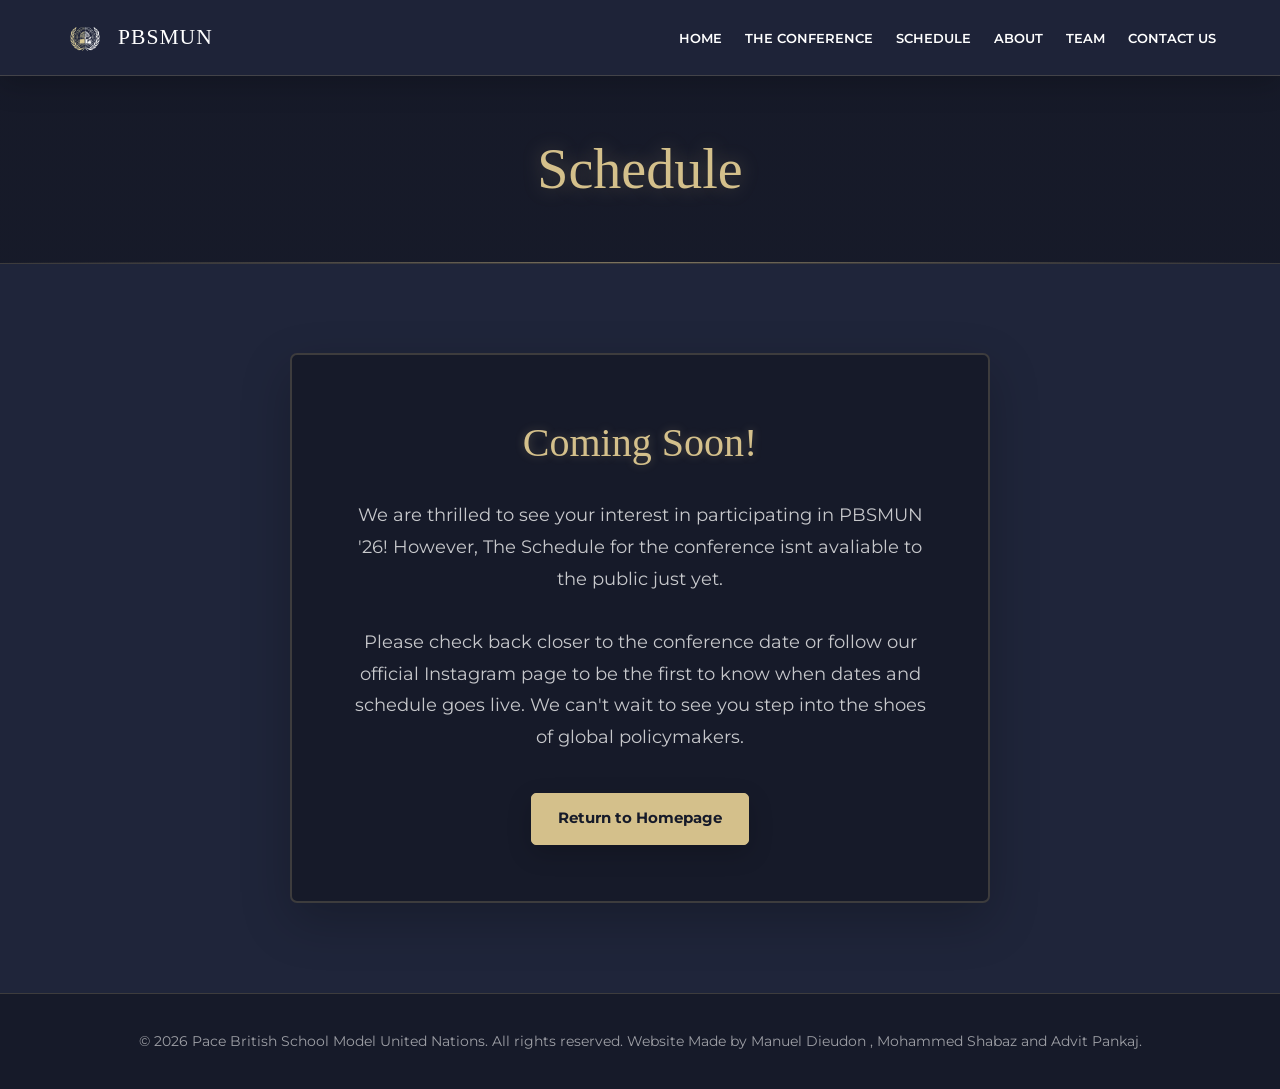
<file: schedule-coming-soon.html>
<!DOCTYPE html>
<html lang="en">
<head>
    <meta charset="UTF-8">
    <meta name="viewport" content="width=device-width, initial-scale=1.0">
    <title>Schedule | PBSMUN</title>
    <link rel="icon" type="image/x-icon" href="/1_1770817820402_2cg59.png">
    <link rel="stylesheet" media="screen" href="https://fontlibrary.org//face/xb-niloofar" type="text/css"/>
    <link href="https://fonts.googleapis.com/css2?family=Montserrat:wght@300;400;500;600;700&display=swap" rel="stylesheet">
    
    <style>
        /* Color Palette & Variables (Matching your main page) */
        :root {
            --navy-blue: #161a29;
            --light-navy: #1f253a;
            --gold: #d4c08b;      
            --white: #ffffff;
            --gold-shadow: rgba(212, 192, 139, 0.3);
        }

        html {
            scroll-behavior: smooth;
        }

        * {
            margin: 0;
            padding: 0;
            box-sizing: border-box;
        }

        body {
            font-family: 'Montserrat', sans-serif;
            background-color: var(--navy-blue);
            color: var(--white);
            line-height: 1.6;
            overflow-x: hidden;
            display: flex;
            flex-direction: column;
            min-height: 100vh;
        }

        /* Custom Scrollbar */
        body::-webkit-scrollbar {
            width: 10px;
            background: var(--navy-blue);
        }
        body::-webkit-scrollbar-thumb {
            background-color: var(--gold);
            border-radius: 5px;
        }

        h1, h2, h3, h4 {
           font-family: 'XBNiloofarRegular';
           font-weight: normal;
           font-style: normal;
        }

        /* --- Navigation --- */
        nav {
            display: flex;
            justify-content: space-between;
            align-items: center;
            padding: 1rem 5%;
            background-color: var(--light-navy);
            border-bottom: 2px solid var(--gold);
            position: sticky;
            top: 0;
            z-index: 1000;
            box-shadow: 0 4px 20px rgba(0,0,0,0.4);
        }

        .nav-logo {
            display: flex;
            align-items: center;
            gap: 10px;
            font-size: 1.5rem;
            font-family: 'XBNiloofarRegular';
            color: var(--white);
            text-decoration: none;
            letter-spacing: 2px;
        }

        .nav-logo img {
            height: 40px;
            width: auto;
        }

        .nav-links {
            list-style: none;
            display: flex;
            gap: 2rem;
            align-items: center;
        }

        .nav-links a {
            color: var(--white);
            text-decoration: none;
            font-weight: 600;
            transition: color 0.3s ease;
        }

        .nav-links a:hover {
            color: var(--gold);
        }

        /* Dropdown Menu Styles */
        .dropdown {
            position: relative;
            display: flex;
            align-items: center;
        }

        .dropdown-content {
            visibility: hidden;
            opacity: 0;
            position: absolute;
            top: 100%;
            left: 50%;
            transform: translate(-50%, 15px); 
            background-color: var(--light-navy);
            min-width: 260px;
            box-shadow: 0 10px 25px rgba(0,0,0,0.6);
            border: 2px solid var(--gold); 
            border-radius: 10px; 
            z-index: 1001;
            overflow: hidden;
            margin-top: 15px; 
            transition: opacity 0.3s ease, transform 0.3s ease, visibility 0.3s; 
        }

        .dropdown-content a {
            color: var(--white);
            padding: 15px 25px;
            text-decoration: none;
            display: block;
            text-align: left;
            font-family: 'Montserrat', sans-serif;
            font-weight: 600;
            font-size: 0.95rem;
            letter-spacing: 0.5px;
            border-bottom: 1px solid rgba(212, 192, 139, 0.15);
            transition: background-color 0.3s ease, color 0.3s ease, padding-left 0.3s ease;
        }

        .dropdown-content a:last-child {
            border-bottom: none;
        }

        .dropdown-content a:hover {
            background-color: rgba(212, 192, 139, 0.15); 
            color: var(--gold);
            padding-left: 32px; 
        }

        @media (min-width: 769px) {
            .dropdown:hover .dropdown-content {
                visibility: visible;
                opacity: 1;
                transform: translate(-50%, 0); 
            }
        }

        .hamburger {
            display: none;
            cursor: pointer;
            font-size: 2rem;
            color: var(--gold);
            user-select: none;
        }

        /* --- Header / Hero --- */
        header {
            text-align: center;
            padding: 4rem 2rem;
            background: linear-gradient(
                rgba(22, 26, 41, 0.92), 
                rgba(22, 26, 41, 0.92)
            ), 
            url('https://static01.nyt.com/images/2019/09/27/world/un-explainer1/un-explainer1-articleLarge.jpg?quality=75&auto=webp&disable=upscale');
            background-size: cover;
            background-position: center;
            border-bottom: 1px solid rgba(212, 192, 139, 0.15);
        }

        .hero-title {
            font-size: 3.5rem;
            letter-spacing: 2px;
            text-shadow: 0 0 20px var(--gold-shadow);
            color: var(--gold);
            animation: heroFadeInUp 1s ease-out forwards;
        }

        /* --- Main Content Section --- */
        .main-content {
            flex: 1; /* Pushes footer to the bottom */
            display: flex;
            justify-content: center;
            align-items: center;
            padding: 4rem 10%;
            background-color: var(--light-navy);
        }

        .coming-soon-card {
            background-color: var(--navy-blue);
            padding: 4rem 3rem;
            border: 2px solid var(--gold);
            border-radius: 12px;
            max-width: 700px;
            width: 100%;
            text-align: center;
            box-shadow: 0 0 30px rgba(0,0,0,0.6), 0 0 10px var(--gold-shadow);
            animation: heroFadeInUp 1.2s ease-out forwards;
        }

        .coming-soon-card h2 {
            color: var(--gold);
            font-size: 2.5rem;
            margin-bottom: 1.5rem;
            text-shadow: 0 0 10px var(--gold-shadow);
        }

        .coming-soon-card p {
            font-size: 1.1rem;
            color: #e0e0e0;
            margin-bottom: 2.5rem;
            line-height: 1.8;
        }

        /* --- Buttons --- */
        .btn {
            background: linear-gradient(135deg, var(--gold) 0%, #ad9963 100%);
            color: var(--navy-blue);
            padding: 1rem 2.5rem;
            font-size: 1.1rem;
            font-weight: 600;
            text-decoration: none;
            border-radius: 5px;
            transition: transform 0.3s ease, box-shadow 0.3s ease, background 0.3s ease;
            border: none;
            cursor: pointer;
            display: inline-block;
            box-shadow: 0 4px 15px var(--gold-shadow);
        }

        .btn:hover {
            background: var(--white);
            box-shadow: 0 8px 25px rgba(255,255,255, 0.3);
            transform: translateY(-3px);
        }

        /* --- Footer --- */
        footer {
            text-align: center;
            padding: 2rem;
            background-color: var(--navy-blue);
            border-top: 2px solid var(--gold);
            font-size: 0.9rem;
            color: rgba(255,255,255,0.7);
        }

        /* --- Animations --- */
        @keyframes heroFadeInUp {
            from { opacity: 0; transform: translateY(20px); }
            to { opacity: 1; transform: translateY(0); }
        }

        /* --- Mobile Responsiveness --- */
        @media (max-width: 768px) {
            .hero-title { font-size: 2.2rem; }
            .coming-soon-card { padding: 3rem 1.5rem; }
            .coming-soon-card h2 { font-size: 2rem; }
            
            .hamburger { display: block; }
            .nav-links {
                display: none;
                flex-direction: column;
                position: absolute;
                top: 72px; 
                left: 0;
                width: 100%;
                background-color: var(--light-navy); 
                padding: 1rem 0;
                box-shadow: 0 10px 25px rgba(0,0,0,0.5);
                border-bottom: 2px solid var(--gold);
            }
            .nav-links.active {
                display: flex;
            }
            .nav-links li {
                margin: 1rem 0;
                text-align: center;
                width: 100%;
            }

            .dropdown { flex-direction: column; }

            .dropdown-content {
                visibility: visible;
                opacity: 1;
                position: relative;
                top: 0;
                left: 0;
                transform: none;
                box-shadow: none;
                border: none;
                background-color: transparent;
                width: 100%; 
                box-sizing: border-box; 
                margin-top: 0.5rem;
                display: none; 
            }
            .dropdown-content.show {
                display: block; 
            }
            .dropdown-content a {
                padding: 10px 20px;
                font-size: 0.9rem;
                text-align: center; 
            }
            .dropdown-content a:hover {
                padding-left: 20px; 
            }
        }
    </style>
    <link rel="stylesheet" href="site-polish.css">
</head>
<body>

    <nav>
        <a href="index.html" class="nav-logo">
            <img src="1_1770817820402_2cg59.png" alt="PBSMUN Logo">
            PBSMUN
        </a>

        <div class="hamburger" onclick="toggleMenu()" aria-label="Toggle Navigation Menu">☰</div>

        <ul class="nav-links" id="nav-menu">
            <li><a href="index.html" onclick="toggleMenu()">Home</a></li>
            

            <li><a href="/guides.html" onclick="toggleMenu()">The Conference</a></li>
            <li><a href="schedule.html" onclick="toggleMenu()">Schedule</a></li>
            <li><a href="index.html#about" onclick="toggleMenu()">About</a></li>
            <li><a href="index.html#team" onclick="toggleMenu()">Team</a></li>
            <li><a href="index.html#contact" onclick="toggleMenu()">Contact Us</a></li>
        </ul>
    </nav>

    <header>
        <h1 class="hero-title">Schedule</h1>
    </header>

    <section class="main-content">
        <div class="coming-soon-card">
            <h2>Coming Soon!</h2>
            <p>
                We are thrilled to see your interest in participating in PBSMUN '26! However, The Schedule for the conference isnt avaliable to the public just yet.
                <br><br>
                Please check back closer to the conference date or follow our official Instagram page to be the first to know when dates and schedule goes live. We can't wait to see you step into the shoes of global policymakers.
            </p>
            <a href="index.html" class="btn">Return to Homepage</a>
        </div>
    </section>

    <footer>
        <p>© 2026 Pace British School Model United Nations. All rights reserved. Website Made by Manuel Dieudon , Mohammed Shabaz and Advit Pankaj. </p>
    </footer>

    <script>
        function toggleMenu() {
            const menu = document.getElementById('nav-menu');
            if (window.innerWidth <= 768) {
                menu.classList.toggle('active');
            }
        }

    </script>

</body>
</html>
</file>
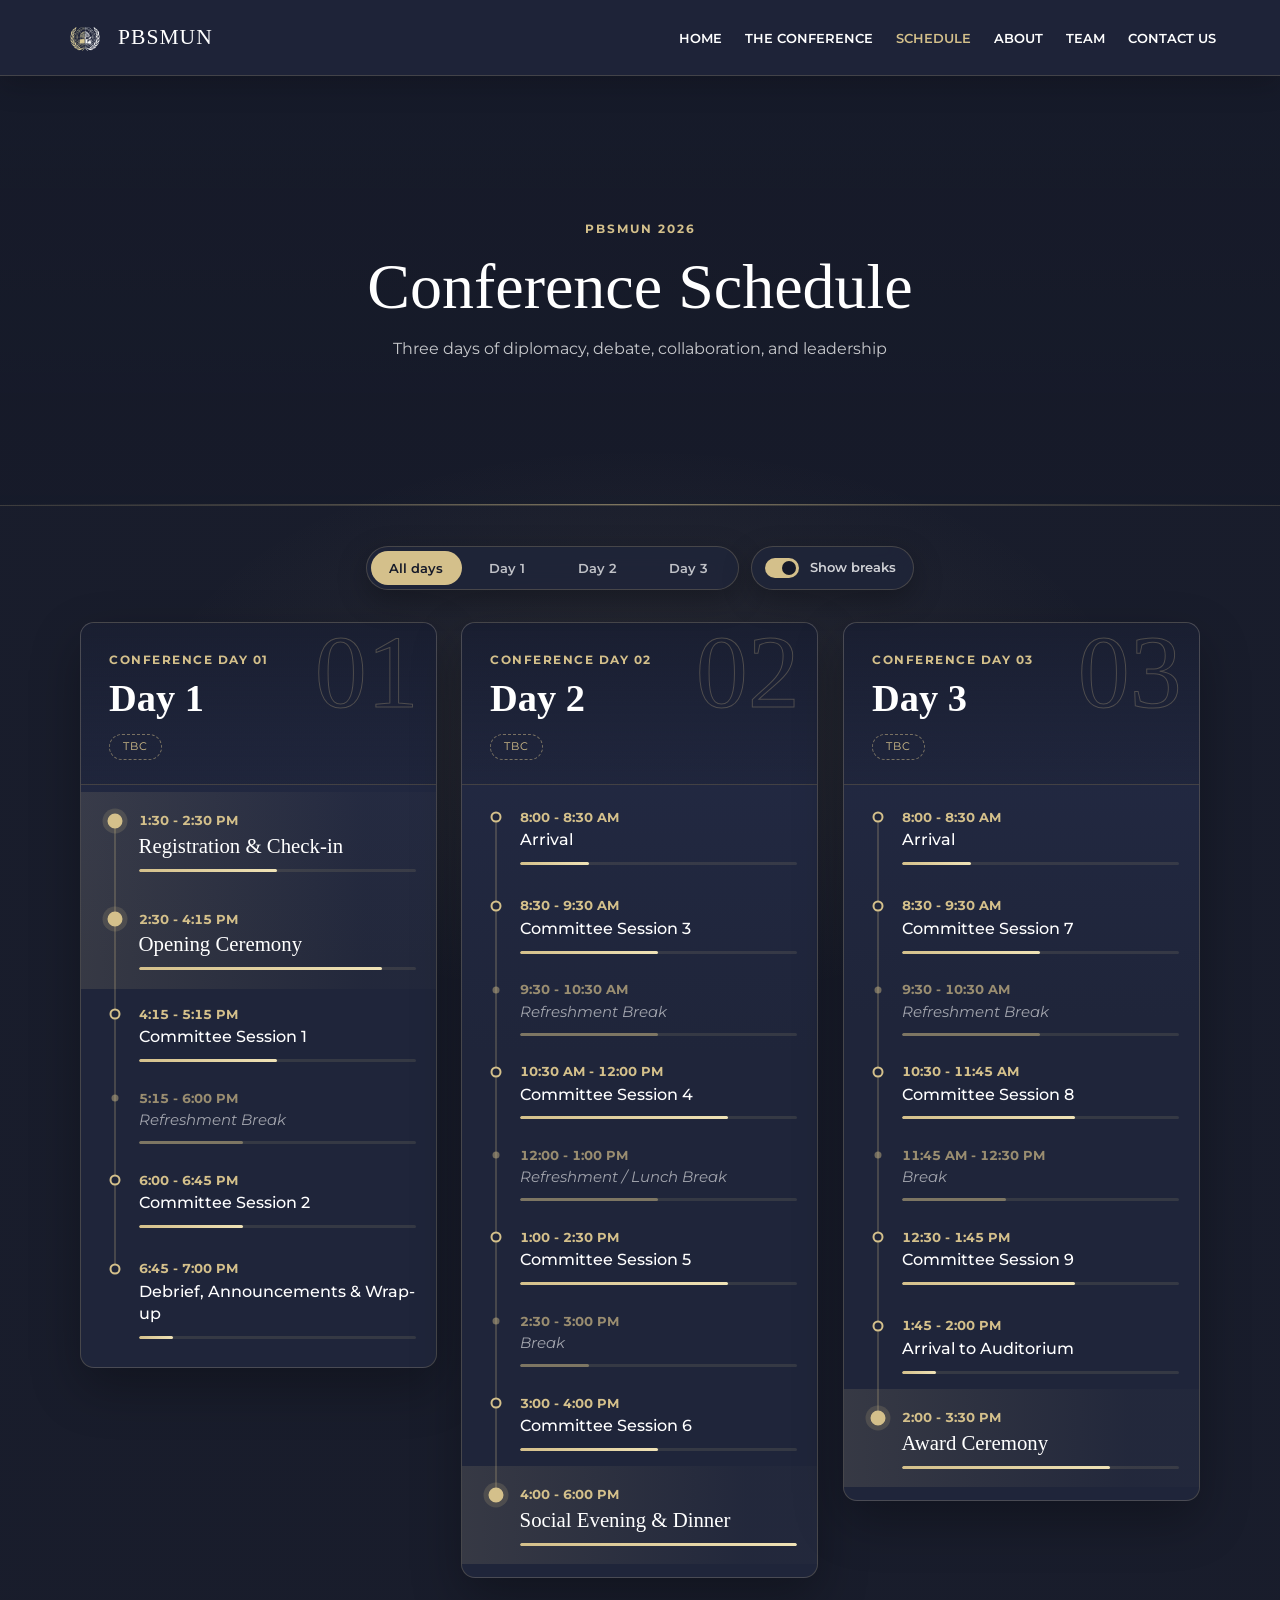
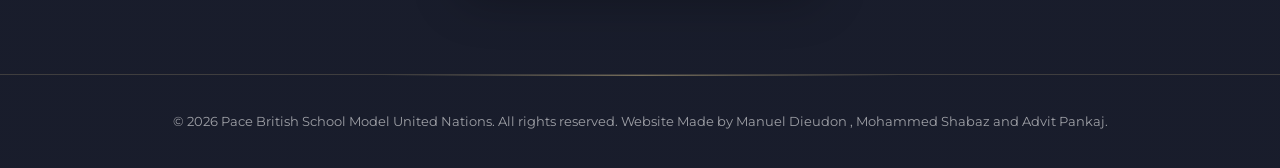
<file: schedule.html>
<!DOCTYPE html>
<html lang="en">

<head>
    <meta charset="UTF-8">
    <meta name="viewport" content="width=device-width, initial-scale=1.0">
    <meta name="description" content="The official three-day PBSMUN 2026 conference schedule.">
    <title>Conference Schedule | PBSMUN '26</title>
    <link rel="icon" type="image/png" href="1_1770817820402_2cg59.png">
    <link rel="stylesheet" href="https://fontlibrary.org/face/xb-niloofar">
    <link href="https://fonts.googleapis.com/css2?family=Montserrat:wght@300;400;500;600;700&display=swap" rel="stylesheet">
    <style>
         :root {
            --navy-blue: #161a29;
            --light-navy: #1f253a;
            --gold: #d4c08b;
            --white: #fff;
            --gold-shadow: rgba(212, 192, 139, .3);
        }
        
        * {
            margin: 0;
            padding: 0;
            box-sizing: border-box;
        }
        
        html {
            scroll-behavior: smooth;
            scroll-padding-top: 96px;
        }
        
        body {
            min-height: 100vh;
            overflow-x: hidden;
            background: var(--navy-blue);
            color: var(--white);
            font-family: 'Montserrat', sans-serif;
            line-height: 1.6;
        }
        
        body::-webkit-scrollbar {
            width: 10px;
            background: var(--navy-blue);
        }
        
        body::-webkit-scrollbar-thumb {
            background: var(--gold);
            border-radius: 5px;
        }
        
        h1,
        h2,
        h3 {
            font-family: 'XBNiloofarRegular', Georgia, serif;
            font-weight: normal;
        }
        
        nav {
            position: sticky;
            top: 0;
            z-index: 1000;
            display: flex;
            align-items: center;
            justify-content: space-between;
            padding: 1rem 5%;
            background: var(--light-navy);
            border-bottom: 1px solid rgba(212, 192, 139, .2);
        }
        
        .nav-logo {
            display: flex;
            align-items: center;
            gap: 10px;
            color: var(--white);
            font-family: 'XBNiloofarRegular', Georgia, serif;
            font-size: 1.5rem;
            letter-spacing: 2px;
            text-decoration: none;
        }
        
        .nav-logo img {
            width: auto;
            height: 40px;
        }
        
        .nav-links {
            display: flex;
            align-items: center;
            gap: 2rem;
            list-style: none;
        }
        
        .nav-links a {
            color: var(--white);
            font-weight: 600;
            text-decoration: none;
            transition: color 180ms ease;
        }
        
        .nav-links a:hover,
        .nav-links a.active {
            color: var(--gold);
        }
        
        .dropdown {
            position: relative;
            display: flex;
            align-items: center;
        }
        
        .dropdown-content {
            position: absolute;
            top: 100%;
            left: 50%;
            z-index: 1001;
            min-width: 260px;
            margin-top: 15px;
            overflow: hidden;
            visibility: hidden;
            opacity: 0;
            transform: translate(-50%, 12px);
            background: var(--light-navy);
            border: 1px solid rgba(212, 192, 139, .25);
            transition: opacity 180ms ease, transform 180ms ease, visibility 180ms;
        }
        
        .dropdown-content a {
            display: block;
            padding: 14px 20px;
            border-bottom: 1px solid rgba(212, 192, 139, .12);
        }
        
        .dropdown-content a:last-child {
            border-bottom: 0;
        }
        
        .dropdown-content a:hover {
            background: rgba(212, 192, 139, .08);
        }
        
        .hamburger {
            display: none;
            color: var(--gold);
            cursor: pointer;
            user-select: none;
        }
        
        @media (min-width:769px) {
            .dropdown:hover .dropdown-content,
            .dropdown:focus-within .dropdown-content {
                visibility: visible;
                opacity: 1;
                transform: translate(-50%, 0);
            }
        }
        
        .schedule-hero {
            display: grid;
            min-height: 430px;
            padding: 5.5rem 1.5rem;
            place-items: center;
            text-align: center;
            background: linear-gradient(rgba(22, 26, 41, .86), rgba(22, 26, 41, .94)), url('https://static01.nyt.com/images/2019/09/27/world/un-explainer1/un-explainer1-articleLarge.jpg?quality=75&auto=webp&disable=upscale') center 40%/cover;
        }
        
        .hero-inner {
            width: min(760px, 100%);
        }
        
        .hero-kicker {
            margin-bottom: .85rem;
            color: var(--gold);
            font-size: .78rem;
            font-weight: 700;
            letter-spacing: 2px;
            text-transform: uppercase;
        }
        
        .hero-title {
            font-size: 4rem;
            line-height: 1.05;
        }
        
        .hero-subtitle {
            margin-top: 1rem;
            color: rgba(255, 255, 255, .75);
            font-size: 1rem;
        }
        
        /* ===== Schedule redesign (nav + hero above are unchanged) ===== */
        :root { --ease: cubic-bezier(.22, 1, .36, 1); --line: rgba(212, 192, 139, .22); }

        .schedule-main { position: relative; isolation: isolate; width: min(1120px, calc(100% - 2.5rem)); margin: 0 auto; padding: 2.5rem 0 6rem; }
        .schedule-main::before { content: ""; position: absolute; z-index: -1; top: -60px; left: 50%; width: 1000px; height: 560px; transform: translateX(-50%); background: radial-gradient(closest-side, rgba(212, 192, 139, .09), transparent); }

        /* view controls */
        .controls { position: sticky; top: calc(var(--nav-h, 73px) + 14px); z-index: 50; display: flex; flex-wrap: wrap; justify-content: center; gap: .75rem; margin-bottom: 2rem; pointer-events: none; }
        .seg, .switch { pointer-events: auto; background: rgba(31, 37, 58, .88); -webkit-backdrop-filter: blur(12px); backdrop-filter: blur(12px); border: 1px solid var(--line); border-radius: 999px; box-shadow: 0 10px 30px rgba(0, 0, 0, .28); }
        .seg { position: relative; display: inline-grid; grid-auto-flow: column; grid-auto-columns: 1fr; padding: 4px; }
        .seg button { position: relative; z-index: 1; padding: .55rem 1.15rem; border: 0; border-radius: 999px; background: none; color: rgba(255, 255, 255, .72); font: 600 .82rem 'Montserrat', sans-serif; cursor: pointer; transition: color .25s ease; }
        .seg button:hover { color: var(--white); }
        .seg button[aria-pressed="true"], .seg button[aria-pressed="true"]:hover { color: var(--navy-blue); }
        .seg button:focus-visible { outline: 2px solid var(--gold); outline-offset: 2px; }
        .seg-pill { position: absolute; top: 4px; bottom: 4px; left: 0; width: var(--w, 0); transform: translateX(var(--x, 4px)); border-radius: 999px; background: var(--gold); transition: transform .45s var(--ease), width .45s var(--ease); }
        .switch { position: relative; display: inline-flex; align-items: center; gap: .65rem; padding: 0 1.1rem 0 .85rem; color: rgba(255, 255, 255, .8); font-size: .82rem; font-weight: 600; cursor: pointer; user-select: none; }
        .switch:focus-within { outline: 2px solid var(--gold); outline-offset: 2px; }
        .switch input { position: absolute; opacity: 0; pointer-events: none; }
        .track { position: relative; width: 34px; height: 20px; border-radius: 20px; background: rgba(255, 255, 255, .16); transition: background .3s ease; }
        .track::after { content: ""; position: absolute; top: 3px; left: 3px; width: 14px; height: 14px; border-radius: 50%; background: var(--white); transition: transform .35s var(--ease), background .3s ease; }
        .switch input:checked + .track { background: var(--gold); }
        .switch input:checked + .track::after { transform: translateX(14px); background: var(--navy-blue); }

        /* day cards */
        .schedule-days { display: grid; grid-template-columns: repeat(3, minmax(0, 1fr)); gap: 1.5rem; align-items: start; }
        .schedule-days:not([data-view="all"]) { grid-template-columns: minmax(0, 640px); justify-content: center; }
        .day-section { container: day / inline-size; position: relative; overflow: hidden; background: linear-gradient(180deg, #232a45, var(--light-navy) 45%); border: 1px solid var(--line); border-radius: 14px; box-shadow: 0 20px 50px rgba(0, 0, 0, .28); transition: transform .45s var(--ease), border-color .3s ease, box-shadow .3s ease; }
        .day-section[hidden] { display: none; }
        .day-section.show:hover { transform: translateY(-4px); border-color: rgba(212, 192, 139, .5); box-shadow: 0 28px 60px rgba(0, 0, 0, .38); }
        .day-section::before { content: ""; position: absolute; inset: 0; pointer-events: none; opacity: 0; background: radial-gradient(380px circle at var(--mx, 50%) var(--my, 0), rgba(212, 192, 139, .1), transparent 65%); transition: opacity .35s ease; }
        .day-section:hover::before { opacity: 1; }

        .day-heading { position: relative; z-index: 1; overflow: hidden; padding: 1.75rem 1.5rem 1.5rem 1.75rem; text-align: left; background: linear-gradient(180deg, rgba(22, 26, 41, .72), rgba(22, 26, 41, .2)); border-bottom: 1px solid var(--line); }
        .day-heading::after { position: absolute; top: -.2rem; right: 1.1rem; color: transparent; -webkit-text-stroke: 1px rgba(212, 192, 139, .28); font-family: 'XBNiloofarRegular', Georgia, serif; font-size: 6.5rem; line-height: 1; pointer-events: none; transition: transform .6s var(--ease), -webkit-text-stroke-color .3s ease; }
        #day-1 .day-heading::after { content: "01" / ""; }
        #day-2 .day-heading::after { content: "02" / ""; }
        #day-3 .day-heading::after { content: "03" / ""; }
        .day-section:hover .day-heading::after { transform: translateY(5px) scale(1.05); -webkit-text-stroke-color: rgba(212, 192, 139, .55); }
        .day-number { display: block; margin-bottom: .5rem; color: var(--gold); font-size: .72rem; font-weight: 700; letter-spacing: 1.5px; text-transform: uppercase; }
        .day-title { color: var(--white); font-size: 2.4rem; font-weight: 700; line-height: 1.1; }
        .day-date { display: inline-block; margin-top: .9rem; padding: .2rem .8rem; border: 1px dashed rgba(212, 192, 139, .5); border-radius: 999px; color: var(--gold); font-size: .7rem; letter-spacing: 1.2px; text-transform: uppercase; }

        /* timeline */
        .agenda { position: relative; z-index: 1; list-style: none; padding: .4rem 0 .8rem; }
        .agenda-item { --pt: .95rem; --c: calc(var(--pt) + .65rem); position: relative; display: grid; gap: .1rem; align-items: center; min-height: 0; max-height: 160px; overflow: hidden; padding: var(--pt) 1.25rem .95rem 3.6rem; border: 0; opacity: 0; transition: max-height .5s var(--ease), padding .5s var(--ease), opacity .35s ease, background .2s ease; }
        .agenda-item:hover { background: rgba(212, 192, 139, .06); }
        .agenda-item::before { content: ""; box-sizing: border-box; position: absolute; z-index: 1; left: 2.1rem; top: var(--c); width: 11px; height: 11px; translate: -50% -50%; border-radius: 50%; background: var(--light-navy); border: 2px solid var(--gold); transition: scale .3s var(--ease), box-shadow .3s ease; }
        .agenda-item::after { content: ""; position: absolute; left: 2.1rem; top: 0; bottom: 0; width: 2px; translate: -50% 0; background: var(--line); transform-origin: top; }
        .agenda-item:first-child::after { top: var(--c); }
        .agenda-item:last-child::after { bottom: auto; height: var(--c); }
        .agenda-item:hover::before { scale: 1.4; box-shadow: 0 0 0 5px rgba(212, 192, 139, .16); }
        .agenda-time { display: block; color: var(--gold); font-size: .82rem; font-weight: 700; line-height: 1.3rem; font-variant-numeric: tabular-nums; transition: color .2s ease; }
        .agenda-item:hover .agenda-time { color: #f1e6c4; }
        .agenda-activity { display: block; font-size: 1rem; font-weight: 500; line-height: 1.4; transition: translate .3s var(--ease); }
        .agenda-item:hover .agenda-activity { translate: 4px 0; }
        .agenda-bar { display: block; height: 3px; margin-top: .55rem; overflow: hidden; border-radius: 3px; background: rgba(212, 192, 139, .12); }
        .agenda-bar i { display: block; width: calc(var(--w, 0) * 100%); height: 100%; border-radius: 3px; background: linear-gradient(90deg, var(--gold), #efe2b6); transform-origin: left; }

        .agenda-item.break { --pt: .65rem; padding-bottom: .65rem; }
        .agenda-item.break::before { width: 7px; height: 7px; border: 0; background: rgba(212, 192, 139, .45); }
        .agenda-item.break .agenda-activity { color: rgba(255, 255, 255, .58); font-size: .92rem; font-style: italic; font-weight: 400; }
        .agenda-item.break .agenda-time { color: rgba(212, 192, 139, .68); }
        .agenda-item.break .agenda-bar i { background: rgba(212, 192, 139, .45); }

        .agenda-item.featured { --pt: 1.15rem; padding-bottom: 1.15rem; box-shadow: none; background: linear-gradient(90deg, rgba(212, 192, 139, .13), rgba(212, 192, 139, .02) 80%); }
        .agenda-item.featured:hover { background: linear-gradient(90deg, rgba(212, 192, 139, .2), rgba(212, 192, 139, .04) 80%); }
        .agenda-item.featured::before { width: 15px; height: 15px; background: var(--gold); box-shadow: 0 0 0 5px rgba(212, 192, 139, .16); }
        .agenda-item.featured:hover::before { box-shadow: 0 0 0 7px rgba(212, 192, 139, .26); }
        .agenda-item.featured .agenda-activity { font-family: 'XBNiloofarRegular', Georgia, serif; font-size: 1.3rem; font-weight: normal; line-height: 1.25; }

        .agenda.hide-breaks .agenda-item.break { max-height: 0; padding-top: 0; padding-bottom: 0; opacity: 0; }

        /* a wider card (single-day view) lays each row out as time | activity */
        @container day (min-width: 520px) {
            .agenda-item { grid-template-columns: 9.5rem 1fr; column-gap: 1rem; padding-left: 4rem; }
            .agenda-time { grid-row: 1 / span 2; }
            .agenda-bar { grid-column: 2; margin-top: .25rem; }
        }

        /* entrance: card, then the line draws down while rows and bars follow */
        .scroll-reveal { opacity: 0; }
        .scroll-reveal.show { opacity: 1; animation: cardIn .7s var(--ease) backwards; }
        .day-section.show .agenda-item { opacity: 1; animation: rise .6s var(--ease) backwards; animation-delay: calc(var(--i, 0) * 75ms + 150ms); }
        .day-section.show .agenda-item::after { animation: draw .45s var(--ease) backwards; animation-delay: calc(var(--i, 0) * 75ms + 250ms); }
        .day-section.show .agenda-bar i { animation: grow .9s var(--ease) backwards; animation-delay: calc(var(--i, 0) * 75ms + 450ms); }
        @keyframes cardIn { from { opacity: 0; transform: translateY(24px); } }
        @keyframes rise { from { opacity: 0; transform: translateX(-16px); } }
        @keyframes draw { from { transform: scaleY(0); } }
        @keyframes grow { from { transform: scaleX(0); } }

        footer { position: relative; padding: 2.25rem 1.5rem; color: rgba(255, 255, 255, .5); text-align: center; font-size: .82rem; }
        footer::before { content: ""; position: absolute; top: 0; left: 50%; width: min(520px, 70%); height: 1px; transform: translateX(-50%); background: linear-gradient(90deg, transparent, var(--gold), transparent); opacity: .5; }

        @media (max-width:1000px) {
            .schedule-days { grid-template-columns: minmax(0, 680px); justify-content: center; }
        }

        @media (max-width:600px) {
            .controls { position: static; flex-direction: column; align-items: stretch; }
            .seg { display: grid; grid-template-columns: repeat(4, 1fr); }
            .seg button { padding: .6rem .25rem; }
            .switch { justify-content: center; padding: .6rem 1rem; }
            .day-title { font-size: 2.1rem; }
            .day-heading::after { font-size: 5rem; }
        }

        @media (prefers-reduced-motion:reduce) {
            *, *::before, *::after { animation-delay: 0s!important; transition-delay: 0s!important; }
            .agenda-item { opacity: 1; }
        }

        
        @media (max-width:768px) {
            .hamburger {
                display: grid;
            }
            .nav-links {
                position: absolute;
                top: 70px;
                left: 0;
                display: none;
                flex-direction: column;
                width: 100%;
                padding: 1rem;
                background: var(--light-navy);
                border-bottom: 1px solid rgba(212, 192, 139, .2);
            }
            .nav-links.active {
                display: flex;
            }
            .nav-links li {
                width: 100%;
                text-align: center;
            }
            .dropdown {
                flex-direction: column;
            }
            .dropdown-content {
                position: relative;
                top: 0;
                left: 0;
                display: none;
                width: 100%;
                min-width: 0;
                margin-top: .5rem;
                visibility: visible;
                opacity: 1;
                transform: none;
                border: 0;
                box-shadow: none;
            }
            .dropdown-content.show {
                display: block;
            }
            .schedule-hero {
                min-height: 360px;
                padding: 4.5rem 1.25rem;
            }
            .hero-title {
                font-size: 2.65rem;
            }
            .schedule-main {
                width: min(100% - 2rem, 680px);
                padding: 3rem 0 4rem;
            }
            .schedule-days {
                grid-template-columns: 1fr;
            }
        }
        
        @media (max-width:420px) {
            .hero-title {
                font-size: 2.25rem;
            }
        }
        
        @media (prefers-reduced-motion:reduce) {
            html {
                scroll-behavior: auto;
            }
            *,
            *::before,
            *::after {
                animation-duration: .01ms!important;
                transition-duration: .01ms!important;
            }
            .scroll-reveal {
                opacity: 1;
                transform: none;
            }
        }
    </style>
    <link rel="stylesheet" href="site-polish.css">
    <noscript><style>.scroll-reveal,.agenda-item{opacity:1!important}</style></noscript>
</head>

<body>
    <nav aria-label="Primary navigation">
        <a href="index.html" class="nav-logo"><img src="1_1770817820402_2cg59.png" alt="PBSMUN logo">PBSMUN</a>
        <div class="hamburger" onclick="toggleMenu()" role="button" tabindex="0" aria-label="Toggle navigation menu" aria-controls="nav-menu">&#9776;</div>
        <ul class="nav-links" id="nav-menu">
            <li><a href="index.html" onclick="closeMenu()">Home</a></li>
            <li><a href="guides.html" onclick="closeMenu()">The Conference</a></li>
            <li><a href="schedule.html" class="active" aria-current="page" onclick="closeMenu()">Schedule</a></li>
            <li><a href="index.html#about" onclick="closeMenu()">About</a></li>
            <li><a href="index.html#team" onclick="closeMenu()">Team</a></li>
            <li><a href="index.html#contact" onclick="closeMenu()">Contact Us</a></li>
        </ul>
    </nav>

    <header class="schedule-hero">
        <div class="hero-inner">
            <p class="hero-kicker">PBSMUN 2026</p>
            <h1 class="hero-title">Conference Schedule</h1>
            <p class="hero-subtitle">Three days of diplomacy, debate, collaboration, and leadership</p>
        </div>
    </header>

    <main class="schedule-main">
        <div class="controls">
            <div class="seg" role="group" aria-label="Choose which days to show">
                <span class="seg-pill" aria-hidden="true"></span>
                <button type="button" data-view="all" aria-pressed="true">All days</button>
                <button type="button" data-view="1" aria-pressed="false">Day 1</button>
                <button type="button" data-view="2" aria-pressed="false">Day 2</button>
                <button type="button" data-view="3" aria-pressed="false">Day 3</button>
            </div>
            <label class="switch"><input type="checkbox" id="breaks" checked><span class="track" aria-hidden="true"></span>Show breaks</label>
        </div>
        <div class="schedule-days" id="days" data-view="all">
            <section class="day-section scroll-reveal" id="day-1" aria-labelledby="day-1-title">
                <div class="day-heading"><span class="day-number">Conference Day 01</span>
                    <h2 class="day-title" id="day-1-title">Day 1</h2>
                    <p class="day-date">TBC</p>
                </div>
                <ol class="agenda">
                    <li class="agenda-item featured"><time class="agenda-time">1:30 - 2:30 PM</time><span class="agenda-activity">Registration &amp; Check-in</span></li>
                    <li class="agenda-item featured"><time class="agenda-time">2:30 - 4:15 PM</time><span class="agenda-activity">Opening Ceremony</span></li>
                    <li class="agenda-item"><time class="agenda-time">4:15 - 5:15 PM</time><span class="agenda-activity">Committee Session 1</span></li>
                    <li class="agenda-item break"><time class="agenda-time">5:15 - 6:00 PM</time><span class="agenda-activity">Refreshment Break</span></li>
                    <li class="agenda-item"><time class="agenda-time">6:00 - 6:45 PM</time><span class="agenda-activity">Committee Session 2</span></li>
                    <li class="agenda-item"><time class="agenda-time">6:45 - 7:00 PM</time><span class="agenda-activity">Debrief, Announcements &amp; Wrap-up</span></li>
                </ol>
            </section>
            <section class="day-section scroll-reveal" id="day-2" aria-labelledby="day-2-title">
                <div class="day-heading"><span class="day-number">Conference Day 02</span>
                    <h2 class="day-title" id="day-2-title">Day 2</h2>
                    <p class="day-date">TBC</p>
                </div>
                <ol class="agenda">
                    <li class="agenda-item"><time class="agenda-time">8:00 - 8:30 AM</time><span class="agenda-activity">Arrival</span></li>
                    <li class="agenda-item"><time class="agenda-time">8:30 - 9:30 AM</time><span class="agenda-activity">Committee Session 3</span></li>
                    <li class="agenda-item break"><time class="agenda-time">9:30 - 10:30 AM</time><span class="agenda-activity">Refreshment Break</span></li>
                    <li class="agenda-item"><time class="agenda-time">10:30 AM - 12:00 PM</time><span class="agenda-activity">Committee Session 4</span></li>
                    <li class="agenda-item break"><time class="agenda-time">12:00 - 1:00 PM</time><span class="agenda-activity">Refreshment / Lunch Break</span></li>
                    <li class="agenda-item"><time class="agenda-time">1:00 - 2:30 PM</time><span class="agenda-activity">Committee Session 5</span></li>
                    <li class="agenda-item break"><time class="agenda-time">2:30 - 3:00 PM</time><span class="agenda-activity">Break</span></li>
                    <li class="agenda-item"><time class="agenda-time">3:00 - 4:00 PM</time><span class="agenda-activity">Committee Session 6</span></li>
                    <li class="agenda-item featured"><time class="agenda-time">4:00 - 6:00 PM</time><span class="agenda-activity">Social Evening &amp; Dinner</span></li>
                </ol>
            </section>
            <section class="day-section scroll-reveal" id="day-3" aria-labelledby="day-3-title">
                <div class="day-heading"><span class="day-number">Conference Day 03</span>
                    <h2 class="day-title" id="day-3-title">Day 3</h2>
                    <p class="day-date">TBC</p>
                </div>
                <ol class="agenda">
                    <li class="agenda-item"><time class="agenda-time">8:00 - 8:30 AM</time><span class="agenda-activity">Arrival</span></li>
                    <li class="agenda-item"><time class="agenda-time">8:30 - 9:30 AM</time><span class="agenda-activity">Committee Session 7</span></li>
                    <li class="agenda-item break"><time class="agenda-time">9:30 - 10:30 AM</time><span class="agenda-activity">Refreshment Break</span></li>
                    <li class="agenda-item"><time class="agenda-time">10:30 - 11:45 AM</time><span class="agenda-activity">Committee Session 8</span></li>
                    <li class="agenda-item break"><time class="agenda-time">11:45 AM - 12:30 PM</time><span class="agenda-activity">Break</span></li>
                    <li class="agenda-item"><time class="agenda-time">12:30 - 1:45 PM</time><span class="agenda-activity">Committee Session 9</span></li>
                    <li class="agenda-item"><time class="agenda-time">1:45 - 2:00 PM</time><span class="agenda-activity">Arrival to Auditorium</span></li>
                    <li class="agenda-item featured"><time class="agenda-time">2:00 - 3:30 PM</time><span class="agenda-activity">Award Ceremony</span></li>
                </ol>
            </section>
        </div>
    </main>
    <footer>
        <p>© 2026 Pace British School Model United Nations. All rights reserved. Website Made by Manuel Dieudon , Mohammed Shabaz and Advit Pankaj. </p>
    </footer>
    <script>
        const menu = document.getElementById('nav-menu');
        function toggleMenu() {
            if (window.innerWidth <= 768) menu.classList.toggle('active');
        }

        function closeMenu() {
            if (window.innerWidth <= 768) {
                menu.classList.remove('active');
            }
        }

        document.querySelector('.hamburger').addEventListener('keydown', (event) => {
            if (event.key === 'Enter' || event.key === ' ') {
                event.preventDefault();
                toggleMenu();
            }
        });
        const observer = new IntersectionObserver((entries) => {
            entries.forEach((entry) => {
                if (entry.isIntersecting) entry.target.classList.add('show');
            });
        }, {
            threshold: .08
        });
        document.querySelectorAll('.scroll-reveal').forEach((element) => observer.observe(element));

        /* ---- schedule enhancements ---- */
        const nav = document.querySelector('nav');
        const setNavH = () => document.documentElement.style.setProperty('--nav-h', nav.offsetHeight + 'px');
        setNavH();
        addEventListener('resize', setNavH);

        // stagger index + duration bar (fixed scale: full bar = 2 hours, so days compare)
        const toMin = (h, m, p) => (h % 12) * 60 + Number(m) + (p === 'PM' ? 720 : 0);
        document.querySelectorAll('.agenda-item').forEach((li) => {
            li.style.setProperty('--i', [...li.parentElement.children].indexOf(li));
            const m = li.querySelector('.agenda-time').textContent.match(/(\d+):(\d+)\s*(AM|PM)?\s*[-–]\s*(\d+):(\d+)\s*(AM|PM)/);
            if (!m) return;
            const end = toMin(+m[4], m[5], m[6]);
            let start = toMin(+m[1], m[2], m[3] || m[6]);
            if (start > end) start = toMin(+m[1], m[2], m[6] === 'AM' ? 'PM' : 'AM');
            const bar = document.createElement('span');
            bar.className = 'agenda-bar';
            bar.setAttribute('aria-hidden', 'true');
            bar.innerHTML = '<i></i>';
            bar.firstChild.style.setProperty('--w', Math.min(1, (end - start) / 120));
            li.append(bar);
        });

        // day switcher
        const days = document.getElementById('days');
        const sections = [...days.children];
        const segBtns = [...document.querySelectorAll('.seg button')];
        const pill = document.querySelector('.seg-pill');
        const placePill = () => {
            const b = document.querySelector('.seg [aria-pressed="true"]');
            pill.style.setProperty('--x', b.offsetLeft + 'px');
            pill.style.setProperty('--w', b.offsetWidth + 'px');
        };
        function setView(v) {
            segBtns.forEach((b) => b.setAttribute('aria-pressed', String(b.dataset.view === v)));
            days.dataset.view = v;
            placePill();
            sections.forEach((s) => {
                const on = v === 'all' || s.id === 'day-' + v;
                s.hidden = !on;
                s.classList.remove('show');
                if (on) { void s.offsetWidth; s.classList.add('show'); }
            });
        }
        segBtns.forEach((b) => b.addEventListener('click', () => setView(b.dataset.view)));
        placePill();
        addEventListener('resize', placePill);
        if (document.fonts) document.fonts.ready.then(placePill);

        // show / hide breaks
        document.getElementById('breaks').addEventListener('change', (e) => {
            document.querySelectorAll('.agenda').forEach((a) => a.classList.toggle('hide-breaks', !e.target.checked));
        });

        // soft spotlight that follows the pointer
        sections.forEach((s) => s.addEventListener('pointermove', (e) => {
            const r = s.getBoundingClientRect();
            s.style.setProperty('--mx', e.clientX - r.left + 'px');
            s.style.setProperty('--my', e.clientY - r.top + 'px');
        }));
    </script>
</body>

</html>
</file>
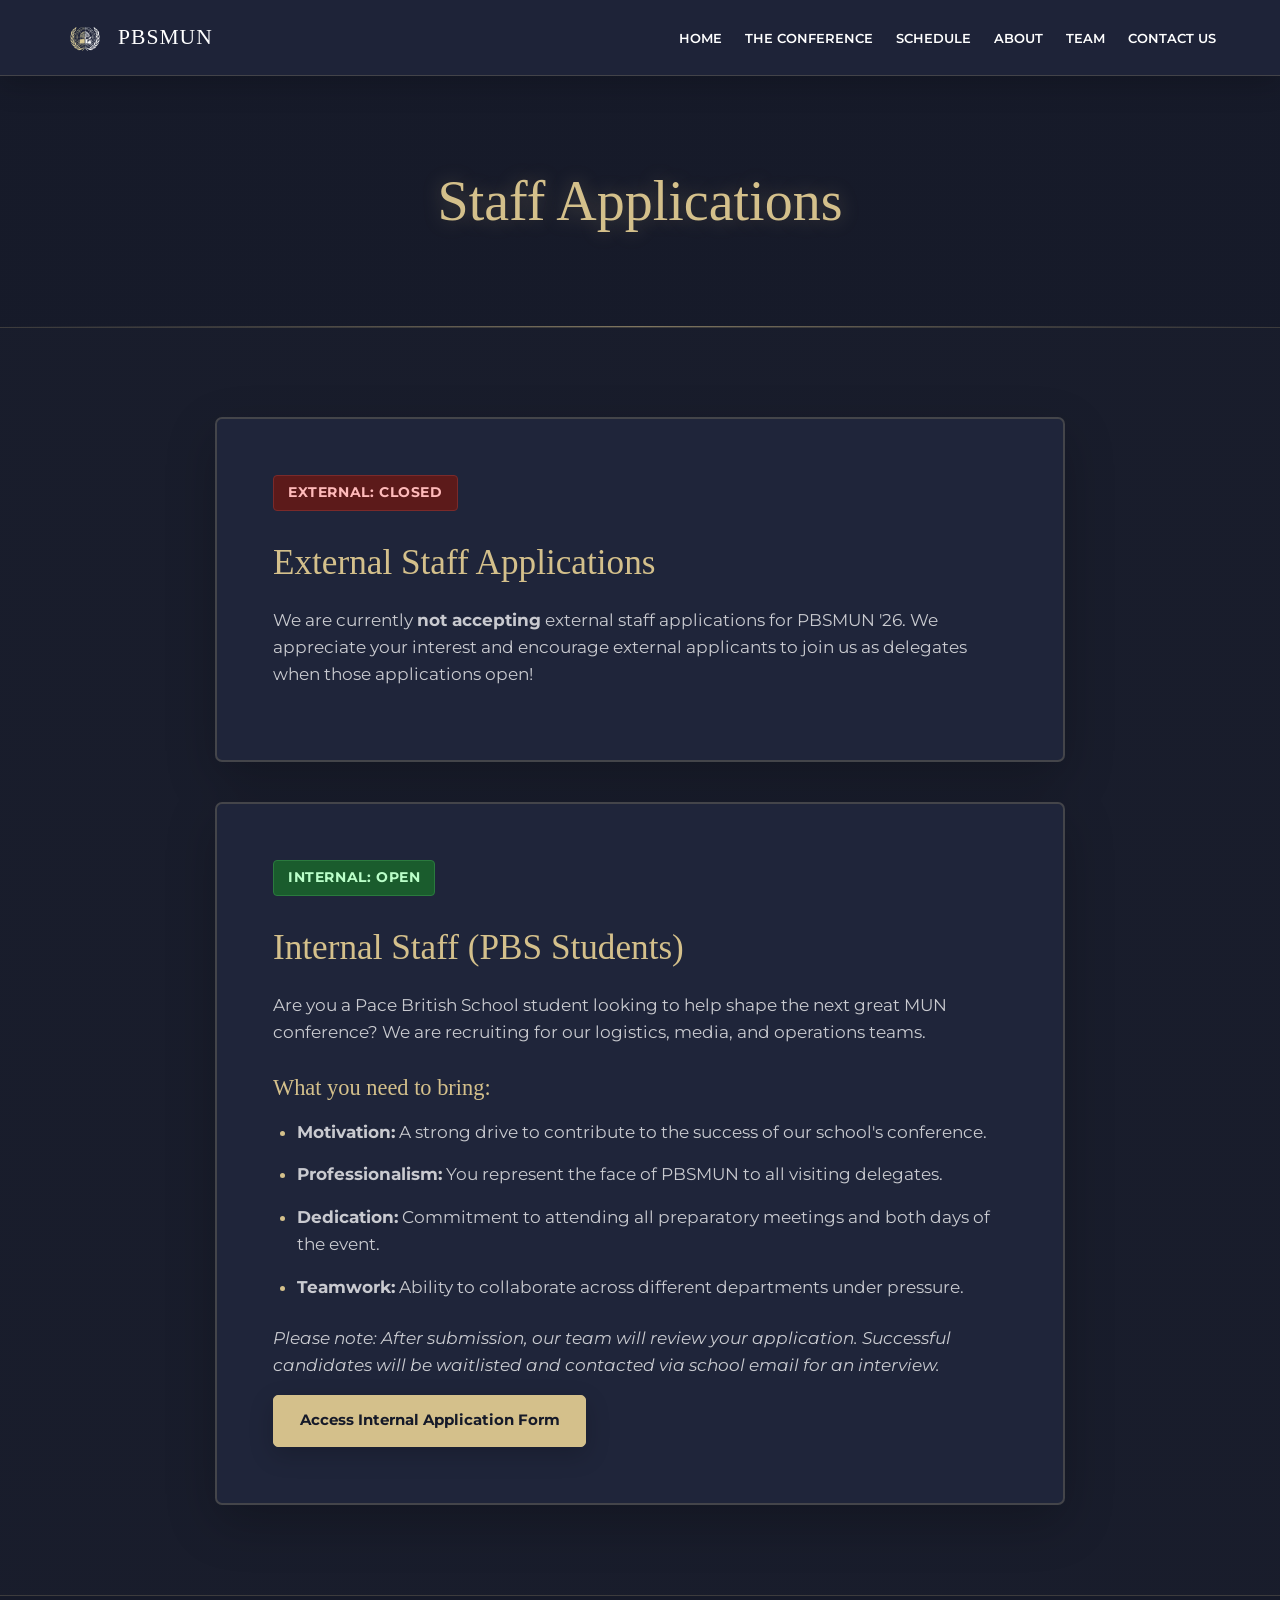
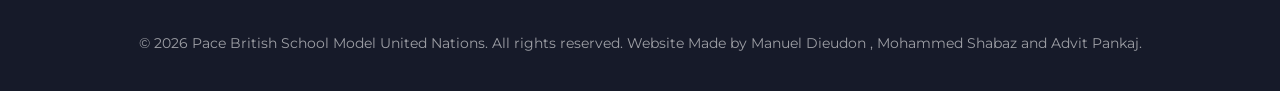
<file: staff-app.html>
<!DOCTYPE html>
<html lang="en">
<head>
    <meta charset="UTF-8">
    <meta name="viewport" content="width=device-width, initial-scale=1.0">
    <title>Staff Applications | PBSMUN</title>
    <link rel="icon" type="image/x-icon" href="/1_1770817820402_2cg59.png">
    <link rel="stylesheet" media="screen" href="https://fontlibrary.org//face/xb-niloofar" type="text/css"/>
    <link href="https://fonts.googleapis.com/css2?family=Montserrat:wght@300;400;500;600;700&display=swap" rel="stylesheet">
    
    <style>
        /* --- Core Styles --- */
        :root {
            --navy-blue: #161a29;
            --light-navy: #1f253a;
            --gold: #d4c08b;      
            --white: #ffffff;
            --gold-shadow: rgba(212, 192, 139, 0.3);
        }

        html {
            scroll-behavior: smooth;
        }

        * {
            margin: 0;
            padding: 0;
            box-sizing: border-box;
        }

        body {
            font-family: 'Montserrat', sans-serif;
            background-color: var(--navy-blue);
            color: var(--white);
            line-height: 1.6;
            overflow-x: hidden;
            display: flex;
            flex-direction: column;
            min-height: 100vh;
        }

        /* Custom Scrollbar */
        body::-webkit-scrollbar {
            width: 10px;
            background: var(--navy-blue);
        }
        body::-webkit-scrollbar-thumb {
            background-color: var(--gold);
            border-radius: 5px;
        }

        h1, h2, h3, h4 {
           font-family: 'XBNiloofarRegular';
           font-weight: normal;
           font-style: normal;
        }

        /* --- Navigation --- */
        nav {
            display: flex;
            justify-content: space-between;
            align-items: center;
            padding: 1rem 5%;
            background-color: var(--light-navy);
            border-bottom: 2px solid var(--gold);
            position: sticky;
            top: 0;
            z-index: 1000;
            box-shadow: 0 4px 20px rgba(0,0,0,0.4);
        }

        .nav-logo {
            display: flex;
            align-items: center;
            gap: 10px;
            font-size: 1.5rem;
            font-family: 'XBNiloofarRegular';
            color: var(--white);
            text-decoration: none;
            letter-spacing: 2px;
        }

        .nav-logo img { height: 40px; width: auto; }

        .nav-links {
            list-style: none;
            display: flex;
            gap: 2rem;
            align-items: center;
        }

        .nav-links a {
            color: var(--white);
            text-decoration: none;
            font-weight: 600;
            transition: color 0.3s ease;
        }

        .nav-links a:hover { color: var(--gold); }

        .dropdown { position: relative; display: flex; align-items: center; }

        .dropdown-content {
            visibility: hidden;
            opacity: 0;
            position: absolute;
            top: 100%;
            left: 50%;
            transform: translate(-50%, 15px); 
            background-color: var(--light-navy);
            min-width: 260px;
            box-shadow: 0 10px 25px rgba(0,0,0,0.6);
            border: 2px solid var(--gold); 
            border-radius: 10px; 
            z-index: 1001;
            overflow: hidden;
            margin-top: 15px; 
            transition: opacity 0.3s ease, transform 0.3s ease, visibility 0.3s; 
        }

        .dropdown-content a {
            color: var(--white);
            padding: 15px 25px;
            text-decoration: none;
            display: block;
            text-align: left;
            font-family: 'Montserrat', sans-serif;
            font-weight: 600;
            font-size: 0.95rem;
            letter-spacing: 0.5px;
            border-bottom: 1px solid rgba(212, 192, 139, 0.15);
            transition: background-color 0.3s ease, color 0.3s ease, padding-left 0.3s ease;
        }

        .dropdown-content a:hover {
            background-color: rgba(212, 192, 139, 0.15); 
            color: var(--gold);
            padding-left: 32px;
        }

        @media (min-width: 769px) {
            .dropdown:hover .dropdown-content {
                visibility: visible;
                opacity: 1;
                transform: translate(-50%, 0); 
            }
        }

        .hamburger {
            display: none;
            cursor: pointer;
            font-size: 2rem;
            color: var(--gold);
            user-select: none;
        }

        /* --- Header / Hero --- */
        header {
            text-align: center;
            padding: 6rem 2rem;
            background: linear-gradient(rgba(22, 26, 41, 0.9), rgba(22, 26, 41, 0.9)), 
            url('https://static01.nyt.com/images/2019/09/27/world/un-explainer1/un-explainer1-articleLarge.jpg');
            background-size: cover;
            background-position: center;
            background-attachment: fixed;
            border-bottom: 1px solid rgba(212, 192, 139, 0.15);
        }

        .hero-title {
            font-size: 3.5rem;
            color: var(--gold);
            text-shadow: 0 0 20px var(--gold-shadow);
            opacity: 0; /* Starts hidden for animation */
            animation: heroFadeInUp 1.5s ease-out forwards;
        }

        /* --- Main Content --- */
        .main-content {
            flex: 1;
            padding: 4rem 10%;
            display: flex;
            flex-direction: column;
            align-items: center;
            gap: 2.5rem;
        }

        .app-card {
            background-color: var(--light-navy);
            padding: 3rem;
            border: 2px solid var(--gold);
            border-radius: 12px;
            max-width: 850px;
            width: 100%;
            box-shadow: 0 10px 30px rgba(0,0,0,0.5);
        }

        .status-tag {
            display: inline-block;
            padding: 6px 14px;
            border-radius: 4px;
            font-size: 0.85rem;
            font-weight: 700;
            text-transform: uppercase;
            margin-bottom: 1.5rem;
        }
        .tag-closed { background: #5c1a1a; color: #ffbaba; border: 1px solid #7a2a2a; }
        .tag-open { background: #1a5c2d; color: #baffc9; border: 1px solid #2a7a3e; }

        .app-card h2 { color: var(--gold); margin-bottom: 1rem; font-size: 2.2rem; }
        .app-card h3 { color: var(--gold); margin-top: 1.5rem; margin-bottom: 0.8rem; font-size: 1.4rem; }
        .app-card p, .app-card li { color: #e0e0e0; margin-bottom: 1rem; font-size: 1.05rem; }
        .app-card ul { margin-left: 1.5rem; margin-bottom: 1.5rem; }

        .btn {
            background: linear-gradient(135deg, var(--gold) 0%, #ad9963 100%);
            color: var(--navy-blue);
            padding: 1rem 2.5rem;
            text-decoration: none;
            border-radius: 5px;
            font-weight: 600;
            display: inline-block;
            transition: 0.3s;
            box-shadow: 0 4px 15px var(--gold-shadow);
            border: none;
            cursor: pointer;
        }
        .btn:hover { background: var(--white); transform: translateY(-3px); box-shadow: 0 8px 25px rgba(255,255,255, 0.3); }

        footer {
            text-align: center;
            padding: 2.5rem;
            background-color: var(--navy-blue);
            border-top: 2px solid var(--gold);
            color: rgba(255,255,255,0.7);
            font-size: 0.9rem;
        }

        /* --- Animations (Synced with Index) --- */
        @keyframes heroFadeInUp {
            from { opacity: 0; transform: translateY(20px); }
            to { opacity: 1; transform: translateY(0); }
        }

        .scroll-reveal {
            opacity: 0;
            transform: translateY(40px);
            transition: opacity 0.8s ease-out, transform 0.8s ease-out;
        }

        .scroll-reveal.show {
            opacity: 1;
            transform: translateY(0);
        }

        /* --- Mobile Adjustments --- */
        @media (max-width: 768px) {
            .hero-title { font-size: 2.5rem; }
            .hamburger { display: block; }
            .nav-links {
                display: none;
                flex-direction: column;
                position: absolute;
                top: 72px; left: 0; width: 100%;
                background-color: var(--light-navy); 
                padding: 1rem 0;
                border-bottom: 2px solid var(--gold);
            }
            .nav-links.active { display: flex; }
            .nav-links li { margin: 1rem 0; text-align: center; width: 100%; }
            .dropdown { flex-direction: column; }
            .dropdown-content {
                visibility: visible; opacity: 1; position: relative;
                top: 0; left: 0; transform: none; display: none;
                background-color: transparent; border: none; box-shadow: none;
            }
            .dropdown-content.show { display: block; }
            .app-card { padding: 2rem 1.5rem; }
        }
    </style>
    <link rel="stylesheet" href="site-polish.css">
</head>
<body>

    <nav>
        <a href="index.html" class="nav-logo">
            <img src="1_1770817820402_2cg59.png" alt="PBSMUN Logo">
            PBSMUN
        </a>

        <div class="hamburger" onclick="toggleMenu()" aria-label="Toggle Navigation Menu">☰</div>

        <ul class="nav-links" id="nav-menu">
            <li><a href="index.html" onclick="toggleMenu()">Home</a></li>
            

            <li><a href="guides.html" onclick="toggleMenu()">The Conference</a></li>
            <li><a href="schedule.html" onclick="toggleMenu()">Schedule</a></li>
            <li><a href="index.html#about" onclick="toggleMenu()">About</a></li>
            <li><a href="index.html#team" onclick="toggleMenu()">Team</a></li>
            <li><a href="index.html#contact" onclick="toggleMenu()">Contact Us</a></li>
        </ul>
    </nav>

    <header>
        <h1 class="hero-title">Staff Applications</h1>
    </header>

    <section class="main-content">
        <div class="app-card scroll-reveal">
            <span class="status-tag tag-closed">External: Closed</span>
            <h2>External Staff Applications</h2>
            <p>We are currently <strong>not accepting</strong> external staff applications for PBSMUN '26. We appreciate your interest and encourage external applicants to join us as delegates when those applications open!</p>
        </div>

        <div class="app-card scroll-reveal">
            <span class="status-tag tag-open">Internal: Open</span>
            <h2>Internal Staff (PBS Students)</h2>
            <p>Are you a Pace British School student looking to help shape the next great MUN conference? We are recruiting for our logistics, media, and operations teams.</p>
            
            <h3>What you need to bring:</h3>
            <ul>
                <li><strong>Motivation:</strong> A strong drive to contribute to the success of our school's conference.</li>
                <li><strong>Professionalism:</strong> You represent the face of PBSMUN to all visiting delegates.</li>
                <li><strong>Dedication:</strong> Commitment to attending all preparatory meetings and both days of the event.</li>
                <li><strong>Teamwork:</strong> Ability to collaborate across different departments under pressure.</li>
            </ul>

            <p><em>Please note: After submission, our team will review your application. Successful candidates will be waitlisted and contacted via school email for an interview.</em></p>

            <a href="https://docs.google.com/forms/d/e/1FAIpQLSf-aiDXyWRnT2lfUmjeVTmP8AksafFOIoBiAMObFdaMlcZTcA/viewform?usp=publish-editor" class="btn" target="_blank">Access Internal Application Form</a>
        </div>
    </section>

    <footer>
        <p>© 2026 Pace British School Model United Nations. All rights reserved. Website Made by Manuel Dieudon , Mohammed Shabaz and Advit Pankaj. </p>
    </footer>

    <script>
        function toggleMenu() {
            const menu = document.getElementById('nav-menu');
            if (window.innerWidth <= 768) {
                menu.classList.toggle('active');
            }
        }

        // --- Repeating Scroll Animation Logic ---
        const observerOptions = {
            root: null,
            rootMargin: '0px 0px -20px 0px', 
            threshold: 0.1 
        };
        const observer = new IntersectionObserver((entries) => {
            entries.forEach(entry => {
                if (entry.isIntersecting) {
                    entry.target.classList.add('show');
                } else {
                    entry.target.classList.remove('show');
                }
            });
        }, observerOptions);
        document.querySelectorAll('.scroll-reveal').forEach(el => observer.observe(el));
    </script>

</body>
</html>
</file>
<file: site-polish.css>
/* Shared visual refinement for every PBSMUN page. */
:root {
    --navy-blue: #161a29;
    --light-navy: #1f253a;
    --gold: #d4c08b;
    --white: #ffffff;
    --gold-shadow: rgba(212, 192, 139, 0.3);
    --surface-soft: rgba(255, 255, 255, 0.035);
    --line-soft: rgba(212, 192, 139, 0.2);
    --text-soft: rgba(255, 255, 255, 0.76);
    --shadow-soft: 0 18px 50px rgba(0, 0, 0, 0.22);
}

html { scroll-padding-top: 88px; }

body {
    background:
        linear-gradient(rgba(255, 255, 255, 0.012), rgba(255, 255, 255, 0.012)),
        var(--navy-blue);
    font-size: 16px;
    -webkit-font-smoothing: antialiased;
    text-rendering: optimizeLegibility;
}

::selection { background: var(--gold); color: var(--navy-blue); }

a, button, [role="button"] { -webkit-tap-highlight-color: transparent; }
a:focus-visible, button:focus-visible, [tabindex]:focus-visible {
    outline: 2px solid var(--gold);
    outline-offset: 4px;
}

nav {
    min-height: 76px;
    padding: 0.85rem clamp(1.25rem, 5vw, 5rem);
    background: rgba(31, 37, 58, 0.94);
    border-bottom: 1px solid var(--line-soft);
    box-shadow: 0 8px 30px rgba(0, 0, 0, 0.2);
    backdrop-filter: blur(14px);
    -webkit-backdrop-filter: blur(14px);
}

.nav-logo { gap: 0.75rem; font-size: 1.35rem; letter-spacing: 1px; }
.nav-logo img { height: 42px; }
.nav-links { gap: clamp(0.85rem, 1.8vw, 1.8rem); }
.nav-links a {
    position: relative;
    padding: 0.55rem 0;
    font-size: 0.82rem;
    font-weight: 600;
    letter-spacing: 0;
    text-transform: uppercase;
}
.nav-links > li > a::after {
    content: "";
    position: absolute;
    right: 0;
    bottom: 0.2rem;
    left: 0;
    height: 1px;
    background: var(--gold);
    transform: scaleX(0);
    transition: transform 180ms ease;
}
.nav-links > li > a:hover::after,
.nav-links > li > a:focus-visible::after { transform: scaleX(1); }

.dropdown-content {
    padding: 0.4rem;
    background: rgba(31, 37, 58, 0.98);
    border: 1px solid var(--line-soft);
    border-radius: 6px;
    box-shadow: var(--shadow-soft);
}
.dropdown-content a {
    padding: 0.8rem 1rem;
    border-radius: 4px;
    border-bottom-color: rgba(212, 192, 139, 0.1);
    font-size: 0.78rem;
}
.dropdown-content a:hover { padding-left: 1.25rem; }

.hamburger {
    width: 44px;
    height: 44px;
    padding: 0;
    place-items: center;
    border: 1px solid var(--line-soft);
    border-radius: 6px;
    font-size: 1.45rem;
    line-height: 1;
}

header {
    position: relative;
    isolation: isolate;
    background-position: center 38% !important;
    border-bottom: 1px solid var(--line-soft) !important;
}
header::after {
    content: "";
    position: absolute;
    z-index: -1;
    right: 0;
    bottom: 0;
    left: 0;
    height: 1px;
    background: linear-gradient(90deg, transparent, var(--gold), transparent);
    opacity: 0.55;
}

.hero-title { line-height: 1.05; letter-spacing: 0; text-wrap: balance; }
.hero-subtitle { color: var(--text-soft); letter-spacing: 0; text-wrap: balance; }
.hero-logo { filter: drop-shadow(0 16px 24px rgba(0, 0, 0, 0.34)); }

.section-container { padding: clamp(4.5rem, 8vw, 7rem) clamp(1.25rem, 8vw, 8rem); }
.section-title {
    margin-bottom: clamp(2.5rem, 5vw, 4rem);
    font-size: 2.75rem;
    line-height: 1.1;
    letter-spacing: 0;
}
.section-title::after { width: 56px; height: 2px; }
.about-content { max-width: 760px; color: var(--text-soft); }

.btn, .btn-gold {
    min-height: 48px;
    padding: 0.85rem 1.6rem;
    border: 1px solid var(--gold);
    border-radius: 5px;
    background: var(--gold);
    color: var(--navy-blue);
    box-shadow: 0 8px 24px rgba(0, 0, 0, 0.18);
    font-size: 0.92rem;
    font-weight: 700;
    letter-spacing: 0;
    transition: transform 180ms ease, box-shadow 180ms ease, background 180ms ease;
}
.btn:hover, .btn-gold:hover {
    background: var(--white);
    border-color: var(--white);
    box-shadow: 0 12px 28px rgba(0, 0, 0, 0.24);
    transform: translateY(-2px);
}

.time-box, .team-card, .committee-card, .info-box, .day-card,
.app-card, .coming-soon-card, .resources-box, .sg-intro-container {
    border-color: var(--line-soft) !important;
    border-radius: 7px !important;
    box-shadow: var(--shadow-soft) !important;
}
.time-box { min-width: 112px; padding: 1.25rem; background: rgba(22, 26, 41, 0.62); }
.time-box span { font-size: 2.25rem; }

.team-grid, .committee-grid { gap: clamp(1.25rem, 3vw, 2rem); }
.team-card, .committee-card { background: var(--light-navy); }
.team-card { padding: 2rem 1.4rem; }
.team-card:hover, .committee-card:hover {
    border-color: rgba(212, 192, 139, 0.58) !important;
    box-shadow: 0 20px 45px rgba(0, 0, 0, 0.3) !important;
    transform: translateY(-5px);
}
.team-photo-frame, .sg-intro-photo, .founder-photo { border-width: 2px; border-radius: 6px; }
.team-role, .level-tag, .status-tag { border-radius: 4px; letter-spacing: 0.6px; }

.sg-intro-container {
    width: min(1180px, calc(100% - 2.5rem));
    min-height: auto;
    padding: clamp(2rem, 5vw, 4rem);
    border-top-width: 2px !important;
}
.sg-intro-text p { color: var(--text-soft); text-align: left; }

.info-grid-container { padding-right: clamp(1.25rem, 8vw, 8rem); padding-left: clamp(1.25rem, 8vw, 8rem); }
.info-box, .committee-card, .resources-box { overflow: hidden; }
.info-box { background-color: var(--light-navy); }
.committee-logo { filter: saturate(0.65); }

.schedule-grid { gap: clamp(1.25rem, 3vw, 2rem); }
.day-card { overflow: hidden; background: var(--light-navy); }
.day-header-container { border-bottom-color: var(--line-soft); }
.schedule-item { border-bottom-color: rgba(212, 192, 139, 0.1); }
.schedule-item:hover { background: rgba(212, 192, 139, 0.055); }
.time { color: var(--gold); font-variant-numeric: tabular-nums; }

.main-content { padding: clamp(3.5rem, 7vw, 6rem) clamp(1.25rem, 10vw, 10rem); }
.app-card, .coming-soon-card { padding: clamp(2rem, 5vw, 3.5rem); }
.app-card p, .app-card li, .coming-soon-card p { color: var(--text-soft); }
.app-card li::marker { color: var(--gold); }

.contact-btn {
    border-width: 1px;
    border-radius: 6px;
    background: transparent;
    box-shadow: none;
    font-size: 0.95rem;
}
.contact-btn:hover { transform: translateY(-2px); }

.modal-content { border-width: 1px !important; border-radius: 7px !important; }
.modal-overlay { backdrop-filter: blur(8px); -webkit-backdrop-filter: blur(8px); }

footer {
    padding: 2.25rem 1.25rem;
    border-top: 1px solid var(--line-soft);
    color: rgba(255, 255, 255, 0.58);
}

@media (prefers-reduced-motion: reduce) {
    html { scroll-behavior: auto; }
    *, *::before, *::after { animation-duration: 0.01ms !important; animation-iteration-count: 1 !important; transition-duration: 0.01ms !important; }
    .scroll-reveal { opacity: 1; transform: none; }
}

@media (max-width: 980px) {
    .nav-links { gap: 0.75rem; }
    .nav-links a { font-size: 0.72rem; }
}

@media (max-width: 768px) {
    nav { min-height: 70px; padding: 0.75rem 1.1rem; }
    .nav-logo { font-size: 1.15rem; }
    .nav-logo img { height: 38px; }
    .hamburger { display: grid; }
    .nav-links {
        top: 70px;
        max-height: calc(100vh - 70px);
        padding: 0.65rem 1rem 1.25rem;
        overflow-y: auto;
        gap: 0;
        background: rgba(31, 37, 58, 0.99);
        border-bottom: 1px solid var(--line-soft);
    }
    .nav-links li { margin: 0 !important; }
    .nav-links a { display: block; padding: 0.85rem; font-size: 0.82rem; }
    .nav-links > li > a::after { display: none; }
    .dropdown-content { margin: 0; padding: 0.2rem; }
    .dropdown-content a { padding: 0.7rem !important; color: var(--text-soft); }

    header:not(#home) { padding: 4.5rem 1.25rem; }
    .hero-title { font-size: 2.65rem; }
    .section-title { font-size: 2.15rem; }
    .hero-subtitle { font-size: 1rem; }
    .countdown-container { display: grid; grid-template-columns: repeat(2, minmax(0, 1fr)); width: min(100%, 340px); }
    .time-box { min-width: 0; padding: 1rem 0.5rem; }
    .time-box span { font-size: 1.75rem; }
    .section-container { padding: 4rem 1.25rem; }
    .sg-intro-container { width: calc(100% - 2rem); padding: 2rem 1.25rem; }
    .main-content { padding: 3rem 1rem; }
    .app-card, .coming-soon-card { padding: 2rem 1.25rem; }
    .app-card .btn, .coming-soon-card .btn { width: 100%; text-align: center; }
    .schedule-item { align-items: flex-start; gap: 0.4rem; }
}

@media (max-width: 420px) {
    .hero-title { font-size: 2.25rem; }
    .contact-links { display: grid; grid-template-columns: 1fr; }
    .contact-btn { justify-content: center; width: 100%; }
    .team-grid, .committee-grid { grid-template-columns: minmax(0, 1fr); }
}
</file>
